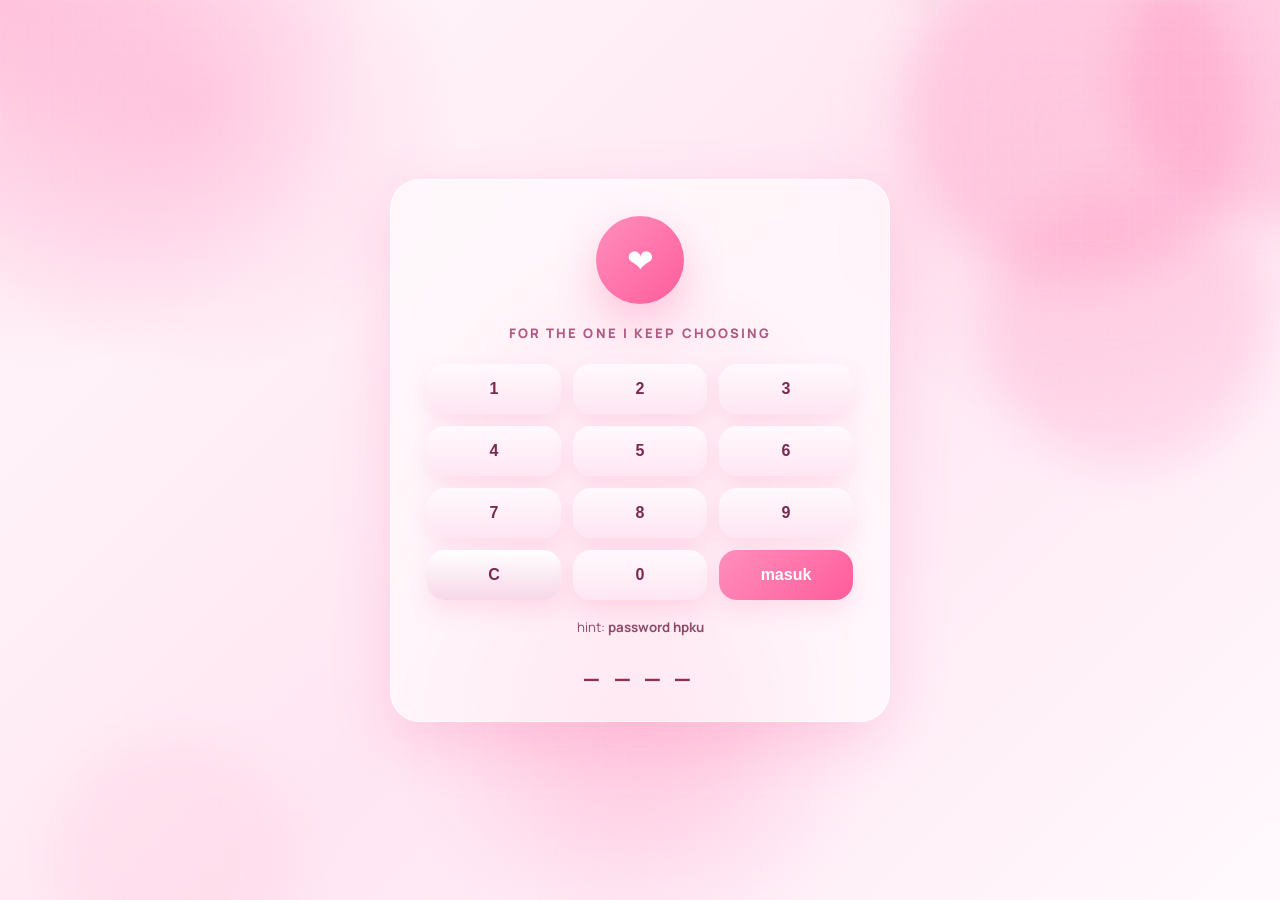
<file: index.html>
<!DOCTYPE html>
<html lang="id">

<head>
  <meta charset="UTF-8">
  <meta name="viewport" content="width=device-width, initial-scale=1.0">

  <title>Anniversary for You</title>

  <link rel="preconnect" href="https://fonts.googleapis.com">
  <link rel="preconnect" href="https://fonts.gstatic.com" crossorigin>

  <link href="https://fonts.googleapis.com/css2?family=Cormorant+Garamond:wght@500;600;700&family=Manrope:wght@400;500;700;800&display=swap" rel="stylesheet">

  <link rel="stylesheet" href="style.css">
</head>

<body>

<div class="bg-blobs">
  <div class="flower-container"></div>
  <div class="sparkle-container"></div>
  <span></span>
  <span></span>
  <span></span>
</div>


<!-- LOGIN -->

<div id="loginScreen" class="login-screen">

  <div class="glass-card login-card">

    <div class="logo-badge">❤</div>

    <p class="eyebrow center">
      for the one i keep choosing
    </p>

    <form id="loginForm">

      <div class="number-grid">

        <button type="button" class="number-btn" data-value="1">1</button>
        <button type="button" class="number-btn" data-value="2">2</button>
        <button type="button" class="number-btn" data-value="3">3</button>

        <button type="button" class="number-btn" data-value="4">4</button>
        <button type="button" class="number-btn" data-value="5">5</button>
        <button type="button" class="number-btn" data-value="6">6</button>

        <button type="button" class="number-btn" data-value="7">7</button>
        <button type="button" class="number-btn" data-value="8">8</button>
        <button type="button" class="number-btn" data-value="9">9</button>

        <button type="button" class="number-btn clear-btn" data-action="clear">C</button>
        <button type="button" class="number-btn" data-value="0">0</button>
        <button type="submit" class="number-btn submit-btn">masuk</button>

      </div>

      <input type="hidden" id="passwordInput">

    </form>

    <small class="hint">
      hint: <strong>password hpku</strong>
    </small>

    <div class="code-display" id="codeDisplay">
      _ _ _ _
    </div>

  </div>

</div>


<!-- OPENING LETTER -->

<div id="introScreen" class="intro-screen hidden">

  <div class="intro-content">

    <div id="envelope" class="envelope">

      <div class="envelope-top"></div>
      <div class="envelope-body"></div>

      <div class="letter-paper">

        <p class="eyebrow">
          one more thing...
        </p>

        <h2>
          before you enter
        </h2>

        <p>
          i made this little place with all the love i have.
          before everything starts, there's one small letter waiting for you.
        </p>

        <button id="openLetterBtn" class="letter-open-btn">
          open the letter
        </button>

      </div>

    </div>

  </div>

</div>
<!-- MAIN -->

<div id="appScreen" class="app-screen hidden">

  <audio id="bgAudio" loop preload="auto">
    <source src="bahan/Backstreet Boys - Shape Of My Heart Official HD Video.mp3" type="audio/mpeg">
  </audio>


  <!-- NAVBAR -->

  <nav class="top-nav glass-card">

    <a href="#surface">surface</a>
    <a href="#our-memories">our memories</a>
    <a href="#gallery">gallery</a>
    <a href="#the-letter">the letter</a>
    <a href="#wishes">wishes</a>
    <a href="game.html" id="gameLink">game</a>
    <a href="#" id="logoutButton">logout</a>

  </nav>


  <!-- HERO -->

  <section id="surface" class="surface-section">

    <div class="surface-copy glass-card reveal">

      <p class="eyebrow">
        happy anniversary, my love
      </p>

      <h2>
        Happy Anniversary
        <span>Amanda</span>
      </h2>

      <p class="subtitle">
        makasih ya udah milih buat tetap ada di hidup aku.
        hari ini, aku cuma mau kamu tau kalau kamu udah jadi
        the best part of my heart forever.
        makasih atas satu tahun yang udah kamu jalanin sama aku gendut.
      </p>

      <div class="hero-actions">

        <span class="mini-pill">
          shape of my heart
        </span>

        <a class="story-link" href="#our-memories">
          our memories →
        </a>

      </div>

    </div>


    <div class="surface-note glass-card reveal">

      <span class="quote-mark">
        “
      </span>

      <p>
        aku ga cuma berharap semua hal baik itu dateng terus,
        aku juga pengen kamu tau ada satu orang yang tetep sama kamu
        disaat kamu terpuruk atau lagi seneng,
        dengan segala cara yang bikin kamu senyum dan nangis.
      </p>

      <strong id="welcomeName">
        i love you, amanda
      </strong>

    </div>

  </section>


  <!-- GIFTS -->

  <section class="gift-showcase reveal">

    <div class="section-heading">

      <p class="eyebrow">
        a little surprise for you
      </p>

      <h3>
        Five small gifts, one heartfelt message
      </h3>

    </div>


    <div class="gift-grid">

      <button class="gift-card" data-gift="flower">
        <span class="gift-emoji">🌹</span>
        <span>flower</span>
        <small>for the softest part of our days</small>
      </button>


      <button class="gift-card" data-gift="doll">
        <span class="gift-emoji">🐓</span>
        <span>doll</span>
        <small>for the comfort you always bring</small>
      </button>


      <button class="gift-card" data-gift="cup">
        <span class="gift-emoji">☕</span>
        <span>cup</span>
        <small>for the slow, simple moments</small>
      </button>


      <button class="gift-card" data-gift="hirono">
        <span class="gift-emoji">🎀</span>
        <span>hirono</span>
        <small>for the little things that stay</small>
      </button>


      <button class="gift-card" data-gift="web">
        <span class="gift-emoji">🌐</span>
        <span>web</span>
        <small>for the effort behind this page</small>
      </button>

    </div>

  </section>
    <!-- MEMORIES -->

  <section id="our-memories" class="story-section reveal">

    <div class="section-heading">

      <p class="eyebrow">
        chapters from our story
      </p>

      <h3>
        A Trace of Us
      </h3>

    </div>


    <div class="timeline-list">


      <article class="timeline-item">

        <span class="timeline-number">
          01
        </span>

        <div>

          <h4>
            17-07-2025
          </h4>

          <p>
            tepat hari itu, kita memulai hubungan.
            gatau dulu kita sering malu malu ya?
            big thanks to u, karena udah buka blokir
            dan akhirnya kita sampai sejauh ini.
          </p>

        </div>

      </article>


      <article class="timeline-item">

        <span class="timeline-number">
          02
        </span>

        <div>

          <h4>
            our argument
          </h4>

          <p>
            setiap kita berantem,
            setiap ucapan yang keluar dari mulut kita,
            entah apapun,
            aku tau itu jauh dari kata benar.

            kita selalu berargumen,
            tapi tetep aja itu
            yang bikin kita makin deket
            satu sama lain kan?
          </p>

        </div>

      </article>


      <article class="timeline-item">

        <span class="timeline-number">
          03
        </span>

        <div>

          <h4>
            17-07-2026
          </h4>

          <p>
            dan sampai hari ini,
            kita jalanin hubungan selama satu tahun.

            bangkit dari kesalahan,
            belajar dari pengalaman,
            dan tetep jadi "kita".

            i don't even know how to express
            how much i love you.

            all i want you to know is that
            i love you so much.
          </p>

        </div>

      </article>


    </div>

  </section>



  <!-- GALLERY -->


  <section id="gallery" class="gallery-section reveal">

    <div class="section-heading">

      <p class="eyebrow">
        a few of my favorite shots of you
      </p>

      <h3>
        My Favorite Frames of You
      </h3>

    </div>


    <div class="gallery-grid">


      <figure class="photo-card">
        <img src="bahan/1.jpeg" alt="foto 1">

        <figcaption>
          ini foto pas kamu bingung pilih outfit ya..
          kamu selalu cantik, sayang.
        </figcaption>
      </figure>


      <figure class="photo-card">
        <img src="bahan/2.jpeg" alt="foto 2">

        <figcaption>
          kamu cantik banget disini,
          kalau kamu pake bulu ini lagi, tolong inget aku ya.
        </figcaption>
      </figure>


      <figure class="photo-card">
        <img src="bahan/3.jpeg" alt="foto 3">

        <figcaption>
          lucu banget kamu senyum kayak kelinci,
          kurangin pake sexy sexy wuuu.
          kamu punyaku
        </figcaption>
      </figure>


      <figure class="photo-card">
        <img src="bahan/4.jpeg" alt="foto 4">

        <figcaption>
          cantik banget sayang,
          nanti tatap aku kayak gini ya
          kalo kita udah ketemu.
        </figcaption>
      </figure>


      <figure class="photo-card">
        <img src="bahan/5.jpeg" alt="foto 5">

        <figcaption>
          kamu cantik pake kacamata apa aja sayang,
          aku masih gapercaya kamu pacarku huhu :(
        </figcaption>
      </figure>


      <figure class="photo-card">
        <img src="bahan/6.jpeg" alt="foto 6">

        <figcaption>
          aku pengen kita selfie berdua
          terus kamu cium cium aku.
        </figcaption>
      </figure>


      <figure class="photo-card">
        <img src="bahan/7.jpeg" alt="foto 7">

        <figcaption>
          bidadari pun kalah sama kamu sayang.
        </figcaption>
      </figure>


      <figure class="photo-card">
        <img src="bahan/8.jpeg" alt="foto 8">

        <figcaption>
          sexy banget sayang, cantik. kapan ya ciuman?
        </figcaption>
      </figure>


    </div>

  </section>
    <!-- THE LETTER -->

  <section id="the-letter" class="letter-section reveal">

    <div class="letter-card glass-card">

      <p class="eyebrow">
        open when found
      </p>

      <button id="letterTrigger" class="letter-trigger" type="button">
        Open the little note
      </button>

      <div id="typedLetter" class="typed-letter" aria-live="polite"></div>

    </div>

  </section>



  <!-- WISHES -->

  <section id="wishes" class="wishes-section reveal">

    <div class="section-heading">

      <p class="eyebrow">
        wishes for the year ahead
      </p>

      <h3>
        Prayers for What's Ahead
      </h3>

    </div>


    <div class="wishes-grid">


      <article class="wish-card glass-card">

        <h4>
          us
        </h4>

        <p>
          semoga kita setiap abis berantem selalu dikasih jalan keluar ya sayang? 
          semoga kita selalu bisa saling ngerti dan ngga pernah milih buat nyerah satu sama lain. i love you
        </p>

      </article>


      <article class="wish-card glass-card">

        <h4>
          always
        </h4>

        <p>
          semoga apapun yang terjadi nanti, 
          kita tetap jadi tempat ternyaman satu sama lain dan selalu milih buat bersama
        </p>

      </article>


      <article class="wish-card glass-card">

        <h4>
          our future
        </h4>

        <p>
          semoga kedepannya kita selalu diberi kebahagiaan, dipermudah dalam setiap langkah, 
          dan selalu punya alasan untuk tetep bersama. i hope we grow together
        </p>

      </article>


      <article class="wish-card glass-card">

        <h4>
          thank you
        </h4>

        <p>
          terima kasih udah hadir dan jadi bagian terbaik dalam hidup aku, 
          semoga aku juga bisa terus menjadi seseorang yang buat kamu bahagia dan ga merasa sendirian
        </p>

      </article>


      <article class="wish-card glass-card">

        <h4>
          our love
        </h4>

        <p>
          semoga rasa sayang kita selalu tumbuh tiap hari, 
          semoga kita ngga pernah lupa alasan kenapa kita memilih satu sama lain.
        </p>

      </article>


      <article class="wish-card glass-card">

        <h4>
          anniversary
        </h4>

        <p>
          semoga hari ini bukan cuma tentang bertambahnya waktu, 
          tapi tentang gimana kita terus belajar mencintai dan menjaga satu sama lain
        </p>

      </article>


    </div>

  </section>



  <!-- FOOTER -->

  <footer class="footer-signoff reveal">

    <div class="glass-card footer-card">

      <p class="eyebrow">
        happy anniversary, babe
      </p>

      <h3>
        thank you for still being my home, the one i always wanna come back to.
      </h3>

    </div>

  </footer>


</div>



<!-- FLOATING HEART -->

<div class="floating-hearts"></div>



<!-- GIFT MODAL -->

<div id="giftModal" class="gift-modal hidden" aria-hidden="true">

  <div class="gift-modal-card glass-card">

    <button id="giftBackButton" class="back-link" type="button">
      ← kembali
    </button>


    <div class="gift-modal-content">


      <div class="gift-modal-head">

        <div id="giftModalEmoji" class="gift-modal-emoji">
          🌹
        </div>


        <div>

          <p class="eyebrow">
            a little surprise
          </p>

          <h3 id="giftModalTitle">
            flower
          </h3>

        </div>

      </div>


      <p id="giftModalMessage" class="gift-modal-message"></p>


      <div id="giftModalPhotoGrid" class="gift-photo-grid"></div>


    </div>

  </div>

</div>



<!-- GALLERY VIEWER -->

<div id="galleryViewer" class="gallery-viewer hidden">

    <div class="gallery-popup">

        <button id="galleryClose">✕</button>

        <p id="galleryText"></p>

    </div>

</div>


<script src="script.js"></script>

</body>

</html>
</file>
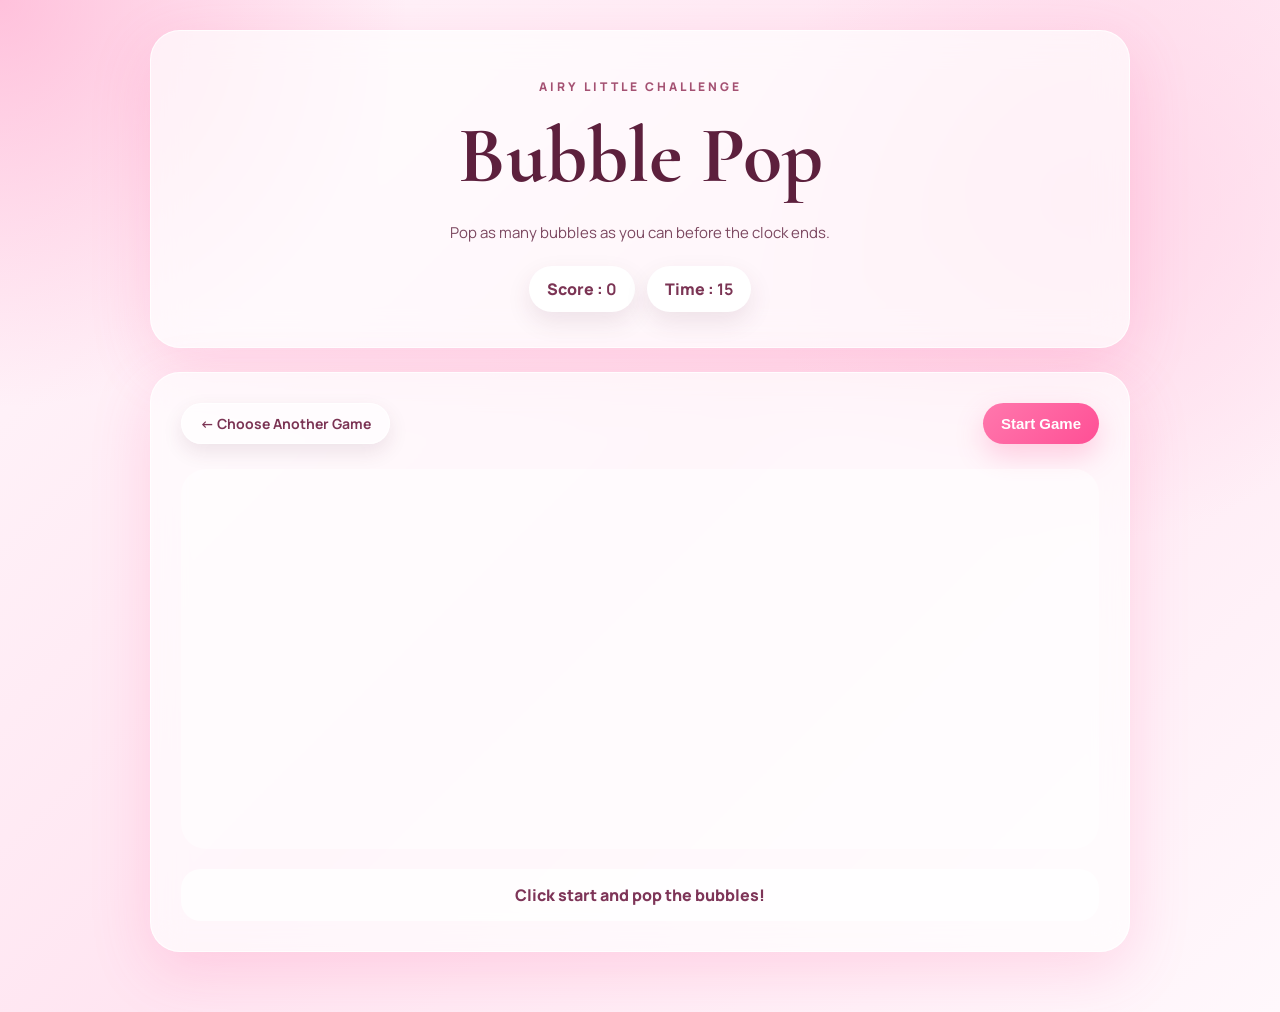
<file: game-bubble.html>
<!DOCTYPE html>
<html lang="id">
<head>
<meta charset="UTF-8">
<meta name="viewport" content="width=device-width, initial-scale=1.0">

<title>Bubble Pop</title>

<link rel="preconnect" href="https://fonts.googleapis.com">
<link rel="preconnect" href="https://fonts.gstatic.com" crossorigin>

<link href="https://fonts.googleapis.com/css2?family=Cormorant+Garamond:wght@500;600;700&family=Manrope:wght@400;500;700;800&display=swap" rel="stylesheet">

<link rel="stylesheet" href="falling-effect.css">
<link rel="stylesheet" href="game-bubble.css">
</head>


<body class="page-body game-page-body">
<audio id="gameAudio" loop preload="auto">
    <source src="bahan/The night we met.mp3" type="audio/mpeg">
</audio>


<main class="game-shell">


<section class="game-hero glass-card">

<p class="eyebrow">
airy little challenge
</p>

<h1>
Bubble Pop
</h1>

<p class="game-subtitle">
Pop as many bubbles as you can before the clock ends.
</p>


<div class="game-meta">

<div class="meta-chip">
Score :
<strong id="bubbleScore">0</strong>
</div>

<div class="meta-chip">
Time :
<strong id="bubbleTime">15</strong>
</div>

</div>

</section>



<section class="game-card glass-card">


<div class="game-topbar">

<a href="game.html" class="back-link">
← Choose Another Game
</a>


<button id="startBubble" class="letter-trigger">
Start Game
</button>

</div>



<div id="bubbleField" class="bubble-field"></div>



<div id="bubbleMessage" class="game-message">
Click start and pop the bubbles!
</div>


</section>


</main>



<script src="falling-effect.js"></script>
<script src="game-bubble.js"></script>

</body>
</html>
</file>
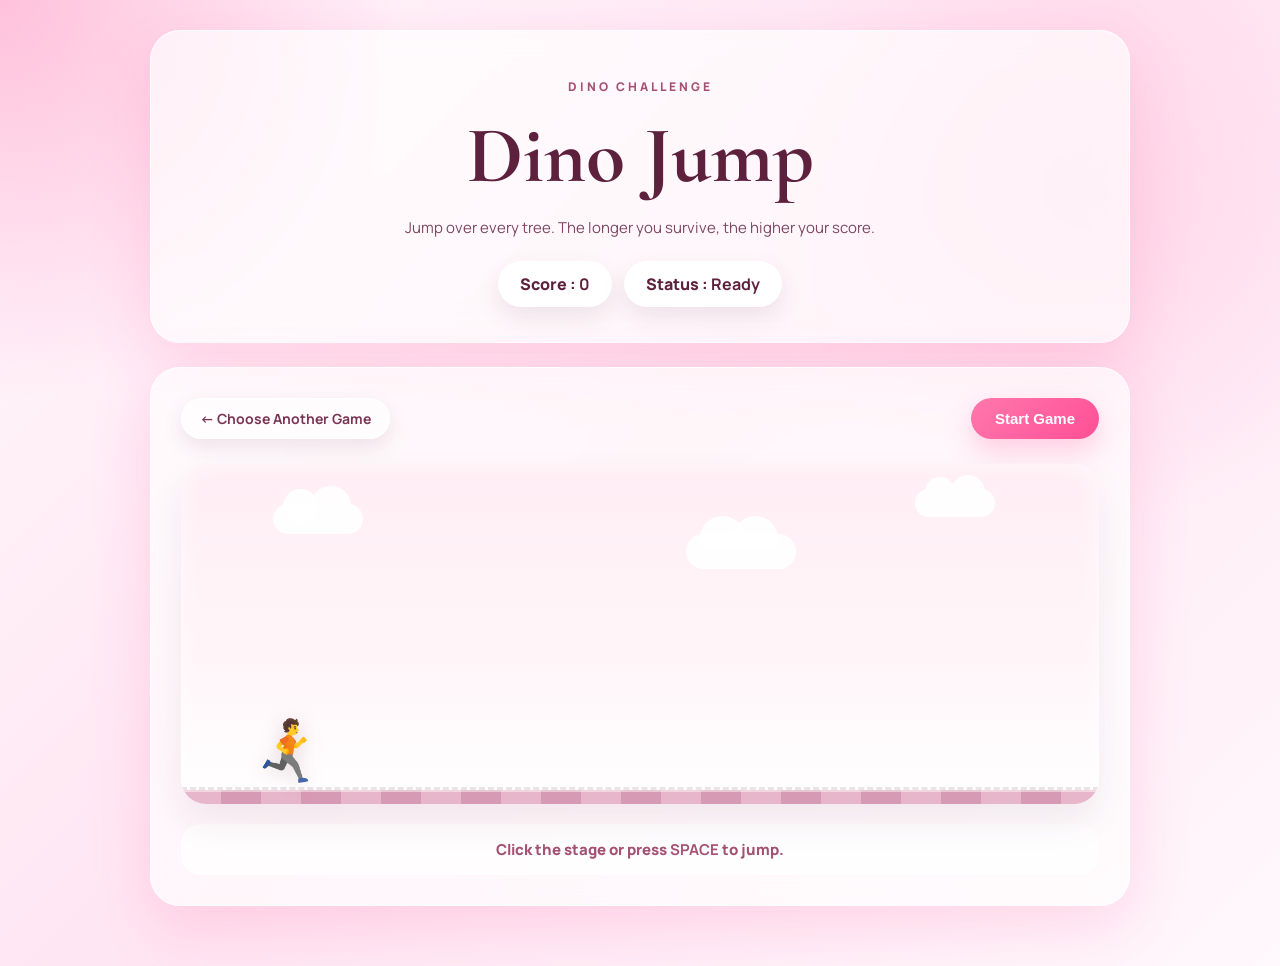
<file: game-dino.html>
<!DOCTYPE html>
<html lang="id">

<head>
    <meta charset="UTF-8">
    <meta name="viewport" content="width=device-width, initial-scale=1.0">
    <title>Dino Jump</title>

    <link rel="preconnect" href="https://fonts.googleapis.com">
    <link rel="preconnect" href="https://fonts.gstatic.com" crossorigin>

    <link href="https://fonts.googleapis.com/css2?family=Cormorant+Garamond:wght@500;600;700&family=Manrope:wght@400;500;700;800&display=swap" rel="stylesheet">
<link rel="stylesheet" href="falling-effect.css">
<link rel="stylesheet" href="game-dino.css">
</head>

<body class="page-body game-page-body">
<div class="flower-container"></div>
<div class="floating-hearts"></div>
<audio id="gameAudio" loop preload="auto">
    <source src="bahan/Backstreet Boys - Shape Of My Heart Official HD Video.mp3" type="audio/mpeg">
</audio>
<main class="game-shell">

        <section class="game-hero glass-card reveal">

            <p class="eyebrow">dino challenge</p>

            <h1>Dino Jump</h1>

            <p class="game-subtitle">
                Jump over every tree. The longer you survive, the higher your score.
            </p>

            <div class="game-meta">

                <div class="meta-chip">
                    Score :
                    <strong id="dinoScore">0</strong>
                </div>

                <div class="meta-chip">
                    Status :
                    <strong id="dinoStatus">Ready</strong>
                </div>

            </div>

        </section>

        <section class="game-card glass-card reveal">

            <div class="game-topbar">

    <a href="game.html" class="back-link">
        ← Choose Another Game
    </a>

    <div class="game-buttons">

    <button
        id="startDino"
        class="letter-trigger"
        type="button">
        Start Game
    </button>




</div>

</div>

            <div id="dinoStage" class="dino-stage">

                <div class="sky"></div>

                <div class="cloud cloud1"></div>
                <div class="cloud cloud2"></div>
                <div class="cloud cloud3"></div>

                <div id="dinoRunner" class="dino-runner">
                    🏃
                </div>

                <div id="dinoTree" class="dino-tree">
                    🌲
                </div>

                <div class="ground"></div>

            </div>

            <div class="game-message">
                Click the stage or press <strong>SPACE</strong> to jump.
            </div>

        </section>

    </main>

    <script src="game-dino.js"></script>

<script src="falling-effect.js"></script>
<script src="game-dino.js"></script>

</body>
</html>
</file>
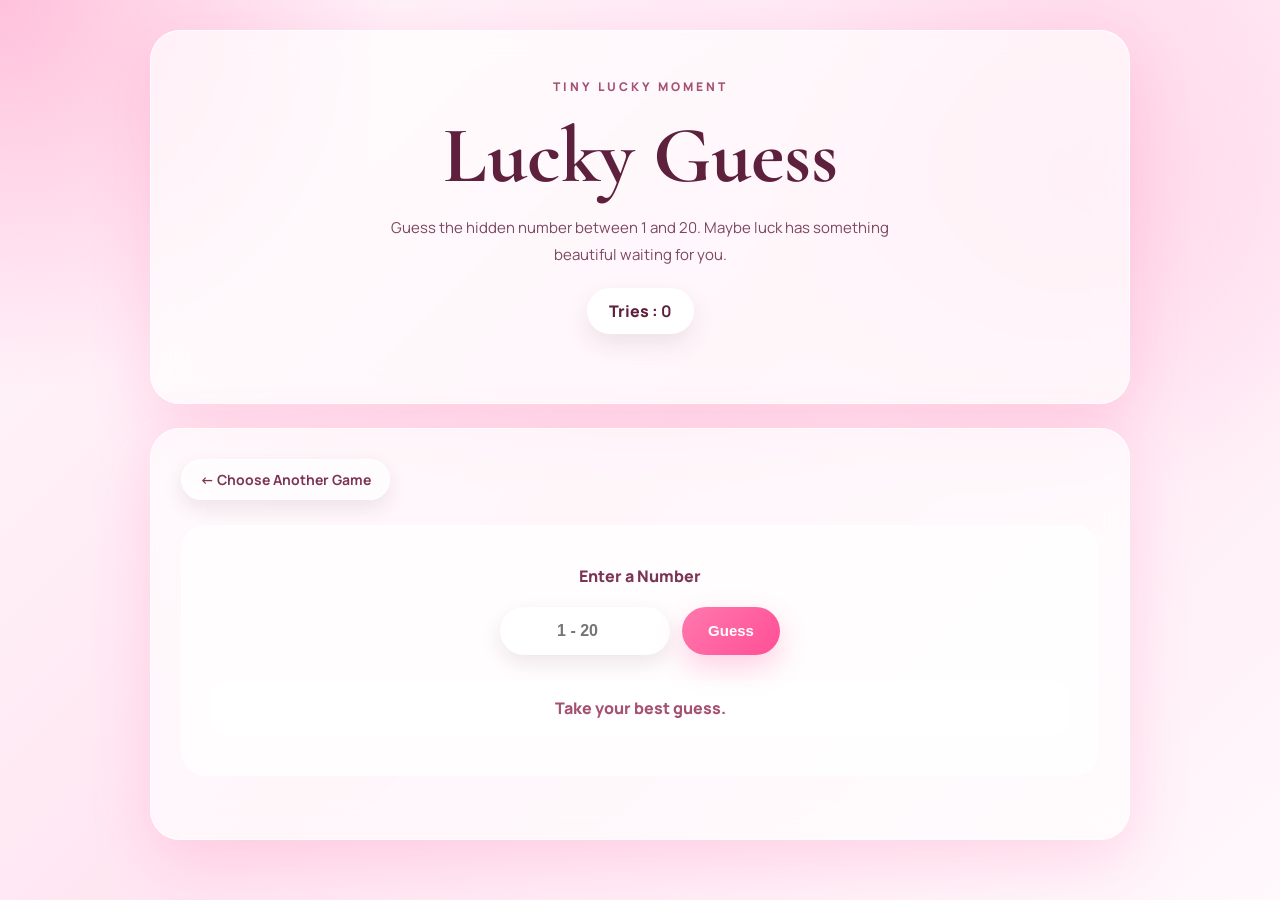
<file: game-guess.html>
<!DOCTYPE html>
<html lang="id">
<head>
<meta charset="UTF-8">
<meta name="viewport" content="width=device-width,initial-scale=1.0">

<title>Lucky Guess</title>

<link rel="preconnect" href="https://fonts.googleapis.com">
<link rel="preconnect" href="https://fonts.gstatic.com" crossorigin>

<link href="https://fonts.googleapis.com/css2?family=Cormorant+Garamond:wght@500;600;700&family=Manrope:wght@400;500;700;800&display=swap" rel="stylesheet">

<link rel="stylesheet" href="falling-effect.css">
<link rel="stylesheet" href="game-guess.css">

</head>

<body class="page-body game-page-body">


<div class="falling-container"></div>


<audio id="gameAudio" loop preload="auto">
    <source src="bahan/Merry Christmas.mp3" type="audio/mpeg">
</audio>


<main class="game-shell">

<section class="game-hero glass-card">

<p class="eyebrow">
tiny lucky moment
</p>

<h1>
Lucky Guess
</h1>

<p class="game-subtitle">
Guess the hidden number between 1 and 20. Maybe luck has something beautiful waiting for you.
</p>


<div class="game-meta">

<div class="meta-chip">
Tries :
<strong id="guessTries">0</strong>
</div>

</div>

</section>


<section class="game-card glass-card">

<div class="game-topbar">

<a href="game.html" class="back-link">
← Choose Another Game
</a>

</div>


<div class="guess-panel">

<label class="guess-label">
Enter a Number
</label>


<div class="guess-row">

<input
id="guessInput"
class="guess-input"
type="number"
min="1"
max="20"
placeholder="1 - 20">


<button
id="guessButton"
class="letter-trigger"
type="button">
Guess
</button>

</div>


<div id="guessMessage" class="game-message">
Take your best guess.
</div>


</div>

</section>

</main>


<div id="endingOverlay" class="ending-overlay">

<div class="ending-card">

<h2>
For You
</h2>

<p id="endingText"></p>


<button
id="continueBtn"
class="letter-trigger"
onclick="location.href='game.html'">

Continue

</button>


</div>

</div>


<script src="falling-effect.js"></script>
<script src="game-guess.js"></script>


</body>
</html>
</file>
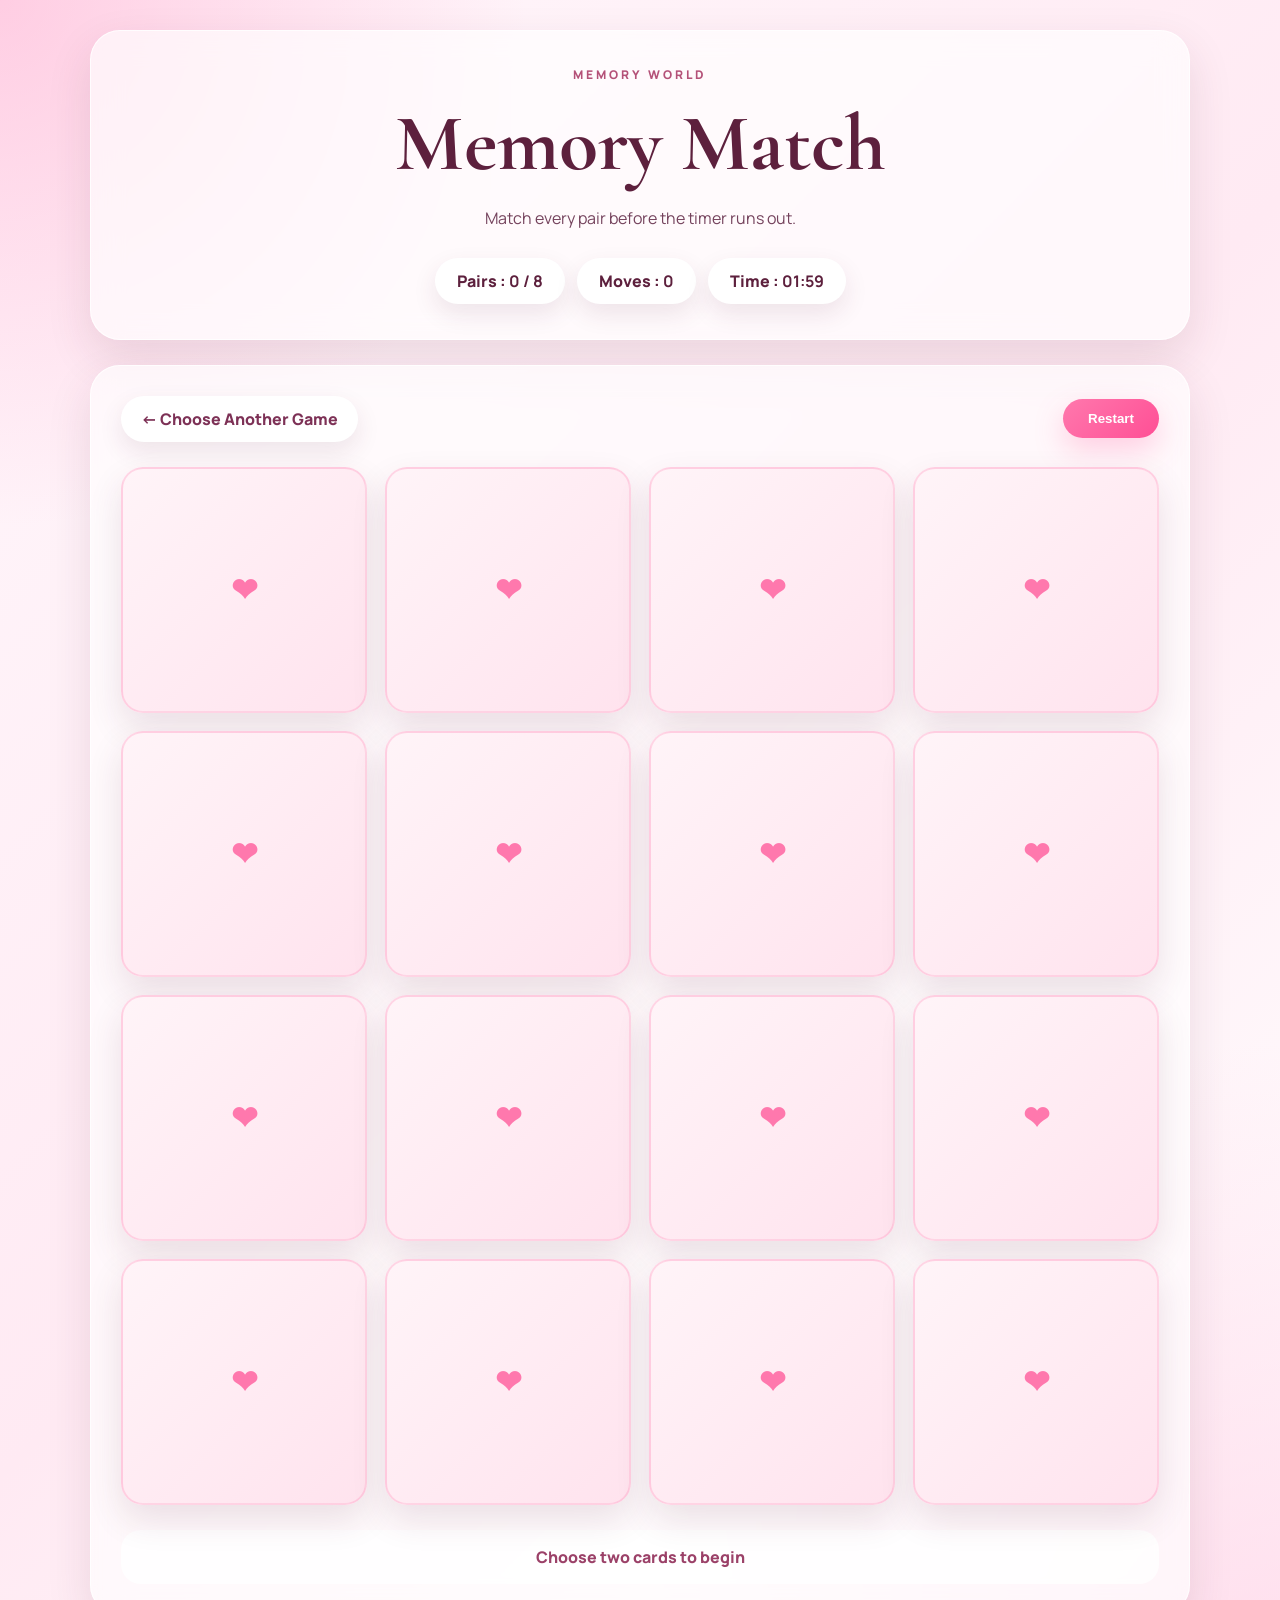
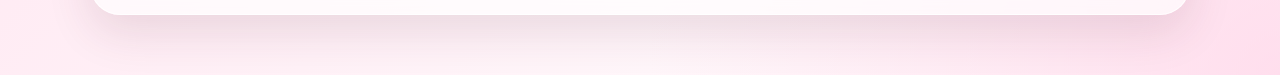
<file: game-memory.html>
<!DOCTYPE html>
<html lang="id">
<head>
<meta charset="UTF-8">
<meta name="viewport" content="width=device-width, initial-scale=1.0">
<title>Memory Match</title>
<link rel="preconnect" href="https://fonts.googleapis.com">
<link rel="preconnect" href="https://fonts.gstatic.com" crossorigin>
<link href="https://fonts.googleapis.com/css2?family=Cormorant+Garamond:wght@500;600;700&family=Manrope:wght@400;500;700;800&display=swap" rel="stylesheet">
<link rel="stylesheet" href="falling-effect.css">
<link rel="stylesheet" href="game-memory.css">
</head>
<body class="page-body game-page-body memory-page">
<div id="winPopup" class="win-popup">
    <div class="win-box">
        <p id="winText"></p>
        <button onclick="closeWinPopup()">
            Continue 💗
        </button>
    </div>
</div>


<audio id="gameAudio" loop preload="auto">

    <source src="bahan/Backstreet Boys - Shape Of My Heart Official HD Video.mp3" type="audio/mpeg">

</audio>



<main class="game-shell">


<section class="game-hero glass-card reveal">

    <p class="eyebrow">
        memory world
    </p>


    <h1>
        Memory Match
    </h1>


    <p class="game-subtitle">
        Match every pair before the timer runs out.
    </p>


    <div class="game-meta">


        <div class="meta-chip">
            Pairs :
            <strong id="pairCount">
                0 / 8
            </strong>
        </div>


        <div class="meta-chip">
            Moves :
            <strong id="moveCount">
                0
            </strong>
        </div>


        <div class="meta-chip">
            Time :
            <strong id="timeCount">
                02:00
            </strong>
        </div>


    </div>


</section>



<section class="game-card glass-card reveal">


<div class="game-topbar">


<a class="back-link" href="game.html">
    ← Choose Another Game
</a>



<button id="restartGame" class="letter-trigger" type="button">

    Restart

</button>


</div>



<div id="memoryGrid" class="memory-grid"></div>



<div id="gameMessage" class="game-message">

    Find all matching cards!

</div>



</section>


</main>



<script src="game-memory.js"></script>
<script src="falling-effect.js"></script>


</body>
</html>
</file>
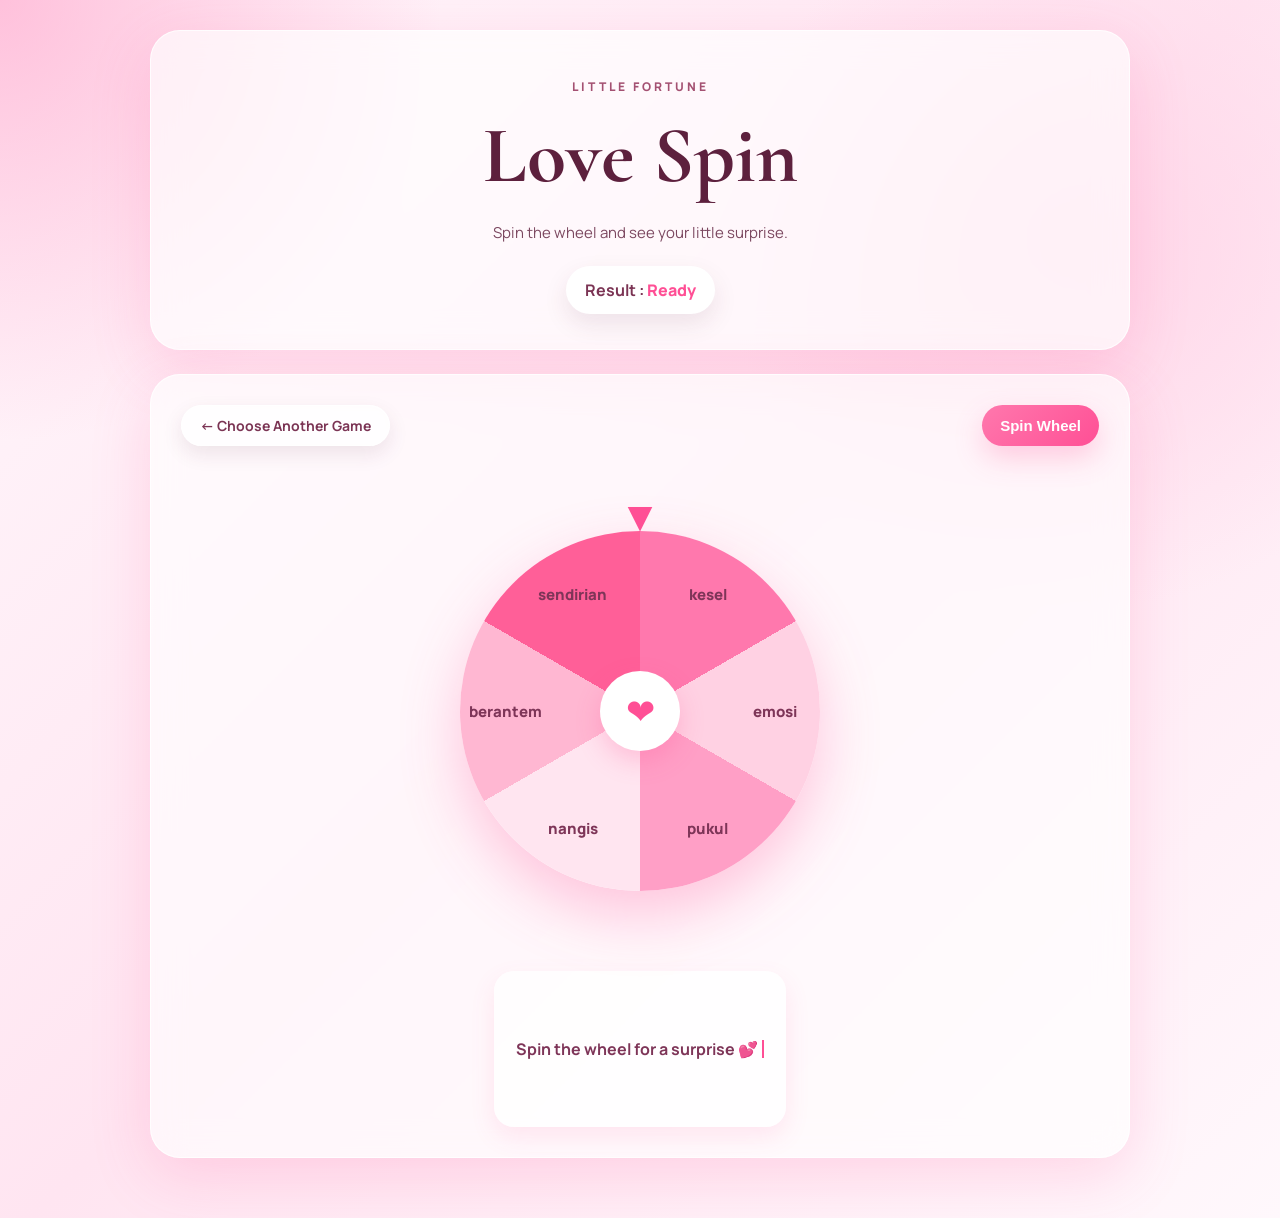
<file: game-spin.html>
<!DOCTYPE html>
<html lang="id">
<head>
<meta charset="UTF-8">
<meta name="viewport" content="width=device-width, initial-scale=1.0">
<title>Love Spin</title>

<link rel="preconnect" href="https://fonts.googleapis.com">
<link rel="preconnect" href="https://fonts.gstatic.com" crossorigin>

<link href="https://fonts.googleapis.com/css2?family=Cormorant+Garamond:wght@500;600;700&family=Manrope:wght@400;500;700;800&display=swap" rel="stylesheet">

<link rel="stylesheet" href="falling-effect.css">
<link rel="stylesheet" href="game-spin.css">
</head>

<body class="page-body game-page-body">

<div class="flower-container"></div>
<div class="floating-hearts"></div>

<div id="resultPopup" class="popup">
    <div class="popup-card">
        <h2 id="popupTitle"></h2>
        <p id="popupText"></p>
        <button id="closePopup">Close</button>
    </div>
</div>

<audio id="gameAudio" loop preload="auto">
    <source src="bahan/LANY - You!.mp3" type="audio/mpeg">
</audio>

<main class="game-shell">

<section class="game-hero glass-card reveal">

<p class="eyebrow">
little fortune
</p>

<h1>
Love Spin
</h1>

<p class="game-subtitle">
Spin the wheel and see your little surprise.
</p>

<div class="game-meta">

<div class="meta-chip">
Result :
<strong id="spinResult">Ready</strong>
</div>

</div>

</section>


<section class="game-card glass-card reveal">

<div class="game-topbar">

<a class="back-link" href="game.html">
← Choose Another Game
</a>

<button id="spinButton" class="letter-trigger" type="button">
Spin Wheel
</button>

</div>


<div class="wheel-area">

<div class="pointer">
▼
</div>

<div id="wheel" class="wheel">

<div class="wheel-center">
❤
</div>

<span class="wheel-segment">kesel</span>
<span class="wheel-segment">emosi</span>
<span class="wheel-segment">pukul</span>
<span class="wheel-segment">nangis</span>
<span class="wheel-segment">berantem</span>
<span class="wheel-segment">sendirian</span>

</div>

</div>


<div id="spinMessage" class="game-message">
Spin the wheel for a surprise 💕
</div>


</section>

</main>


<script src="falling-effect.js"></script>
<script src="game-spin.js"></script>

</body>
</html>
</file>
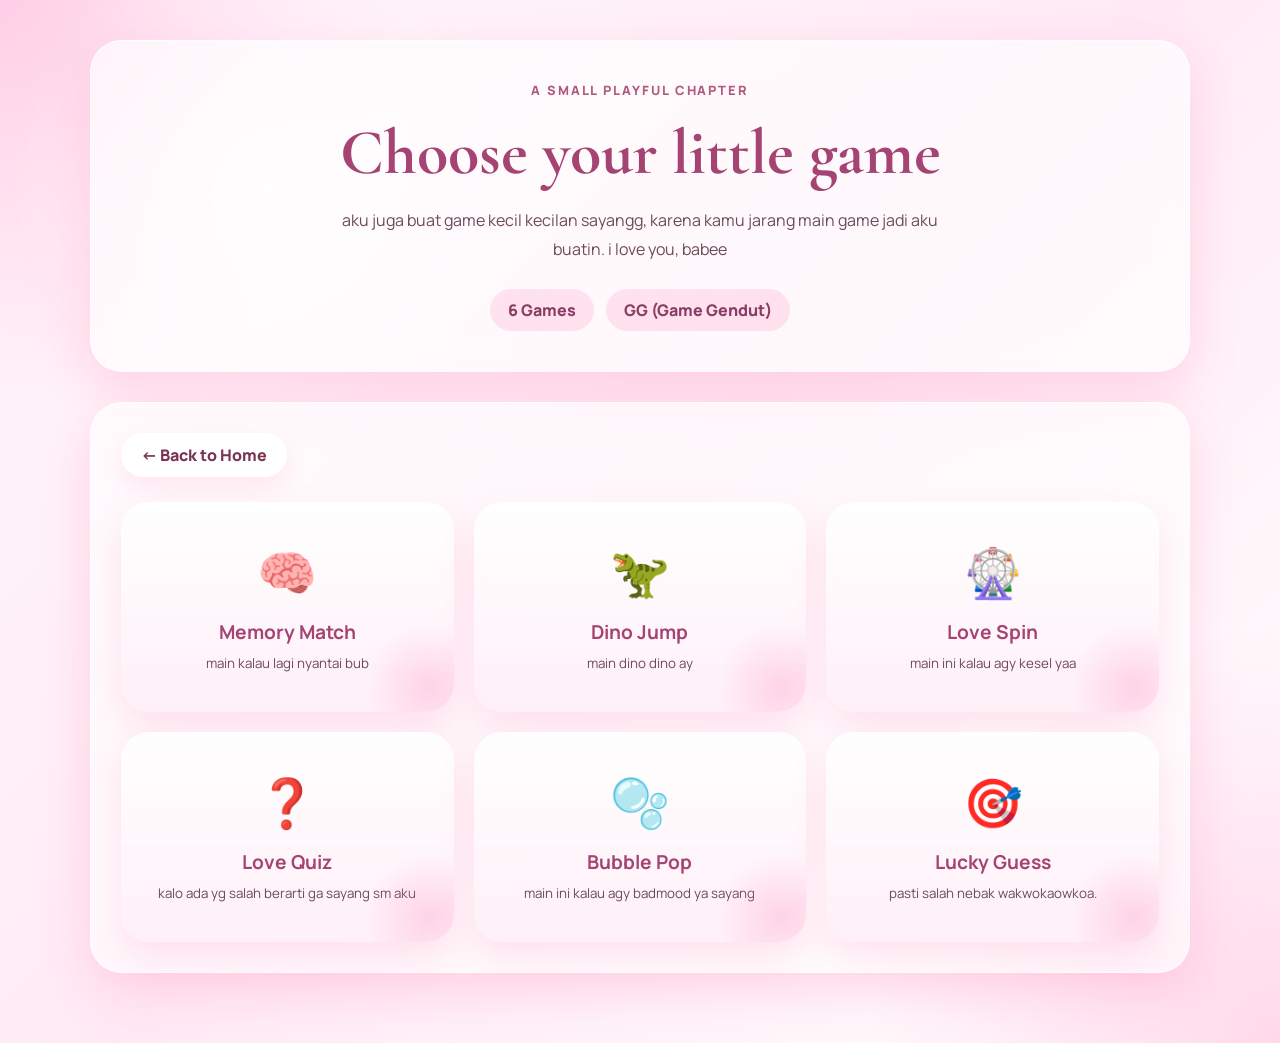
<file: game.html>
<!DOCTYPE html>
<html lang="id">
<head>
<meta charset="UTF-8">
<meta name="viewport" content="width=device-width, initial-scale=1.0">

<title>Choose a Game</title>

<link rel="preconnect" href="https://fonts.googleapis.com">
<link rel="preconnect" href="https://fonts.gstatic.com" crossorigin>

<link href="https://fonts.googleapis.com/css2?family=Cormorant+Garamond:wght@500;600;700&family=Manrope:wght@400;500;700;800&display=swap" rel="stylesheet">

<link rel="stylesheet" href="game.css">
</head>

<body class="game-page-body">

<div class="flower-container"></div>

<main class="game-shell">

<section class="game-hero glass-card reveal">
<p class="eyebrow">a small playful chapter</p>

<h1>Choose your little game</h1>

<p class="game-subtitle">
aku juga buat game kecil kecilan sayangg,
karena kamu jarang main game jadi aku buatin.
i love you, babee
</p>

<div class="game-meta">
<div class="meta-chip">6 Games</div>
<div class="meta-chip">GG (Game Gendut)</div>
</div>
</section>


<section class="game-card glass-card reveal">

<div class="game-topbar">
<a class="back-link" href="index.html">
← Back to Home
</a>
</div>


<div class="game-choice-grid">

<a class="game-choice-card" href="game-memory.html">
<span class="game-choice-emoji">🧠</span>
<strong>Memory Match</strong>
<small>main kalau lagi nyantai bub</small>
</a>

<a class="game-choice-card" href="game-dino.html">
<span class="game-choice-emoji">🦖</span>
<strong>Dino Jump</strong>
<small>main dino dino ay</small>
</a>

<a class="game-choice-card" href="game-spin.html">
<span class="game-choice-emoji">🎡</span>
<strong>Love Spin</strong>
<small>main ini kalau agy kesel yaa</small>
</a>

<a class="game-choice-card" href="game-quiz.html">
<span class="game-choice-emoji">❓</span>
<strong>Love Quiz</strong>
<small>kalo ada yg salah berarti ga sayang sm aku</small>
</a>

<a class="game-choice-card" href="game-bubble.html">
<span class="game-choice-emoji">🫧</span>
<strong>Bubble Pop</strong>
<small>main ini kalau agy badmood ya sayang</small>
</a>

<a class="game-choice-card" href="game-guess.html">
<span class="game-choice-emoji">🎯</span>
<strong>Lucky Guess</strong>
<small>pasti salah nebak wakwokaowkoa.</small>
</a>

</div>

</section>

</main>

<script src="game-selector.js"></script>

</body>
</html>
</file>
<file: style.css>
:root{
  --bg:#fff4f9;
  --pink-1:#ff8fbd;
  --pink-2:#ff5c9b;
  --pink-3:#ffc7dc;
  --white:#fff;
  --text:#4b2637;
  --heading:#8f3f63;
  --soft-text:#6d4a5b;
  --glass:rgba(255,255,255,.58);
  --shadow:0 18px 60px rgba(255,79,149,.18);
  --transition:.28s cubic-bezier(.4,0,.2,1);
}

*{
  margin:0;
  padding:0;
  box-sizing:border-box;
}

html{
  scroll-behavior:smooth;
}

body{
  min-height:100vh;
  overflow-x:hidden;
  position:relative;
  font-family:'Manrope',sans-serif;
  color:var(--text);
  background:
    radial-gradient(circle at top left,rgba(255,126,180,.42),transparent 24%),
    radial-gradient(circle at 85% 20%,rgba(255,210,230,.85),transparent 20%),
    radial-gradient(circle at 50% 80%,rgba(255,160,200,.26),transparent 22%),
    linear-gradient(135deg,#fffafc 0%,#ffe6f2 52%,#fff9fd 100%);
}

body::before{
  content:"";
  position:fixed;
  inset:0;
  pointer-events:none;
  background:
    radial-gradient(circle at 15% 12%,rgba(255,132,189,.28),transparent 20%),
    radial-gradient(circle at 85% 15%,rgba(255,225,236,.78),transparent 22%),
    radial-gradient(circle at 50% 80%,rgba(255,172,210,.30),transparent 26%);
  animation:shimmer 14s linear infinite alternate;
}

body::after{
  content:"";
  position:fixed;
  inset:0;
  pointer-events:none;
  background-image:
    linear-gradient(rgba(255,255,255,.3) 1px,transparent 1px),
    linear-gradient(90deg,rgba(255,255,255,.3) 1px,transparent 1px);
  background-size:24px 24px;
  opacity:.14;
  animation:gridShift 20s linear infinite;
}

.hidden{
  display:none!important;
}

a{
  color:inherit;
  text-decoration:none;
}

section[id]{
  scroll-margin-top:110px;
}

h1,h2,h3{
  font-family:'Cormorant Garamond',serif;
}

.glass-card{
  background:var(--glass);
  border:1px solid rgba(255,255,255,.8);
  backdrop-filter:blur(16px);
  -webkit-backdrop-filter:blur(16px);
  box-shadow:var(--shadow);
}
.bg-blobs{
  position:fixed;
  inset:0;
  pointer-events:none;
  z-index:0;
}

.bg-blobs span{
  position:absolute;
  border-radius:50%;
  filter:blur(22px);
  opacity:.52;
}

.bg-blobs span:nth-child(1){
  width:280px;
  height:280px;
  top:-60px;
  left:-40px;
  background:rgba(255,130,182,.36);
  animation:floatOrb 11s ease-in-out infinite;
}

.bg-blobs span:nth-child(2){
  width:340px;
  height:340px;
  right:-70px;
  bottom:20px;
  background:rgba(255,90,157,.2);
  animation:floatOrb 15s ease-in-out infinite reverse;
}

.bg-blobs span:nth-child(3){
  width:240px;
  height:240px;
  left:40%;
  bottom:8%;
  background:rgba(255,205,225,.6);
  animation:floatOrb 13s ease-in-out infinite;
}

.login-screen,
.app-screen{
  position:relative;
  z-index:2;
}


/* LOGIN */

.login-screen{
  min-height:100vh;
  display:grid;
  place-items:center;
  padding:30px;
}

.login-card{
  width:min(100%,500px);
  padding:36px;
  border-radius:30px;
  text-align:center;
  animation:fadeUp .9s ease forwards;
}

.logo-badge{
  width:88px;
  height:88px;
  margin:0 auto 20px;
  border-radius:50%;
  display:grid;
  place-items:center;
  font-size:2rem;
  color:#fff;
  background:linear-gradient(135deg,var(--pink-1),var(--pink-2));
  box-shadow:0 16px 45px rgba(255,79,149,.3);
}

.eyebrow{
  font-size:.82rem;
  font-weight:800;
  letter-spacing:.16em;
  text-transform:uppercase;
  color:#ad5a81;
}

.center{
  text-align:center;
}

.login-card h1{
  margin:12px 0;
  font-size:3.2rem;
  line-height:.95;
  color:var(--heading);
}

.subtitle{
  max-width:680px;
  line-height:1.8;
  color:#72415b;
}


/* NUMBER CODE */

.number-grid{
  display:grid;
  grid-template-columns:repeat(3,1fr);
  gap:12px;
  margin-top:22px;
}

.number-btn{
  border:none;
  outline:none;
  cursor:pointer;
  padding:16px;
  border-radius:18px;
  font-size:1rem;
  font-weight:800;
  color:#7a284f;
  background:linear-gradient(180deg,#fff9fd,#ffe6f2);
  box-shadow:0 10px 24px rgba(255,79,149,.14);
  transition:var(--transition);
}

.number-btn:hover{
  transform:translateY(-3px);
  box-shadow:0 16px 32px rgba(255,79,149,.18);
}

.number-btn:active{
  transform:scale(.96);
}

.submit-btn{
  color:#fff;
  background:linear-gradient(135deg,var(--pink-1),var(--pink-2));
}

.clear-btn{
  background:linear-gradient(180deg,#fff,#f8d7e7);
}

.code-display{
  margin-top:18px;
  font-size:1.4rem;
  font-weight:900;
  letter-spacing:.35rem;
  color:#8a3157;
}

.hint{
  display:block;
  margin-top:18px;
  color:#8d4966;
}


/* APP NAVIGATION */

.app-screen{
  padding:22px 20px 70px;
}

.top-nav{
  position:sticky;
  top:16px;
  z-index:20;
  max-width:1180px;
  margin:0 auto 24px;
  padding:12px;
  display:flex;
  justify-content:center;
  flex-wrap:wrap;
  gap:8px;
  border-radius:999px;
  background:rgba(255,255,255,.64);
  border:1px solid rgba(255,255,255,.84);
  backdrop-filter:blur(14px);
  box-shadow:0 14px 36px rgba(255,79,149,.18);
}

.top-nav a{
  padding:10px 16px;
  border-radius:999px;
  font-size:.86rem;
  font-weight:800;
  color:#7e3655;
  transition:var(--transition);
}

.top-nav a:hover{
  background:#fff;
  color:var(--heading);
  transform:translateY(-2px);
}

.top-nav #logoutButton{
  color:#ff5c8a;
}

.top-nav #logoutButton:hover{
  color:#ff2f6c;
}
/* HERO */

.surface-section{
  max-width:1180px;
  margin:0 auto 34px;
  display:grid;
  grid-template-columns:1.15fr .85fr;
  gap:24px;
}

.surface-copy,
.surface-note{
  border-radius:30px;
}

.surface-copy{
  position:relative;
  overflow:hidden;
  padding:36px;
  background:linear-gradient(160deg,rgba(255,255,255,.9),rgba(255,236,247,.96));
  box-shadow:0 20px 48px rgba(255,79,149,.13);
}

.surface-copy::before{
  content:"";
  position:absolute;
  right:-70px;
  bottom:-70px;
  width:210px;
  height:210px;
  border-radius:50%;
  background:radial-gradient(circle,rgba(255,120,173,.24),transparent 70%);
}

.surface-copy::after{
  content:"";
  position:absolute;
  inset:12px;
  border-radius:24px;
  border:1px solid rgba(255,190,218,.65);
  pointer-events:none;
}

.surface-copy h2{
  margin:12px 0;
  font-size:clamp(2.7rem,5vw,4.8rem);
  line-height:1.02;
  color:#bb3b72;
}

.surface-copy .subtitle{
  max-width:680px;
  font-size:1.03rem;
  line-height:1.85;
  color:var(--soft-text);
}

.hero-actions{
  display:flex;
  flex-wrap:wrap;
  gap:12px;
  margin-top:24px;
}

.mini-pill,
.story-link{
  display:inline-flex;
  align-items:center;
  justify-content:center;
  padding:11px 16px;
  border-radius:999px;
  font-size:.9rem;
  font-weight:800;
  transition:var(--transition);
}

.mini-pill{
  color:#7d3156;
  border:1px solid rgba(255,120,173,.35);
  background:linear-gradient(135deg,rgba(255,120,173,.16),rgba(255,79,149,.1));
}

.story-link{
  color:#7d3156;
  background:#fff;
  border:1px solid rgba(255,255,255,.92);
  box-shadow:0 10px 24px rgba(255,79,149,.12);
}

.story-link:hover,
.mini-pill:hover{
  transform:translateY(-3px);
  box-shadow:0 16px 34px rgba(255,79,149,.18);
}


/* HERO NOTE */

.surface-note{
  position:relative;
  padding:32px;
  background:linear-gradient(160deg,rgba(255,255,255,.84),rgba(255,231,243,.95));
  box-shadow:0 20px 48px rgba(255,79,149,.13);
}

.quote-mark{
  position:absolute;
  top:-10px;
  left:16px;
  font-size:5.6rem;
  line-height:1;
  font-family:'Cormorant Garamond',serif;
  color:rgba(255,79,149,.22);
}

.surface-note p{
  margin:50px 0 16px;
  line-height:1.9;
  font-weight:700;
}

#welcomeName{
  color:var(--heading);
  font-size:1.05rem;
}


/* SECTION TITLE */

.section-heading{
  margin-bottom:20px;
}

.section-heading h3,
.footer-card h3{
  margin-top:8px;
  color:var(--heading);
  font-size:2rem;
}


/* GIFT */

.gift-showcase{
  max-width:1180px;
  margin:0 auto 34px;
  padding:28px;
  border-radius:30px;
  background:linear-gradient(180deg,rgba(255,255,255,.42),rgba(255,246,251,.84));
  box-shadow:0 18px 42px rgba(255,79,149,.12);
}

.gift-grid{
  display:grid;
  grid-template-columns:repeat(5,1fr);
  gap:18px;
}

.gift-card{
  position:relative;
  overflow:hidden;
  isolation:isolate;
  display:flex;
  flex-direction:column;
  align-items:center;
  justify-content:center;
  gap:10px;
  min-height:170px;
  padding:24px 18px;
  border:none;
  border-radius:24px;
  cursor:pointer;
  background:linear-gradient(180deg,rgba(255,255,255,.88),rgba(255,244,250,.98));
  color:#7d3156;
  box-shadow:0 16px 36px rgba(255,79,149,.16);
  transition:var(--transition);
}

.gift-card::before{
  content:"";
  position:absolute;
  right:-35px;
  bottom:-35px;
  width:120px;
  height:120px;
  border-radius:50%;
  background:radial-gradient(circle,rgba(255,120,173,.18),transparent 70%);
}

.gift-card::after{
  content:"";
  position:absolute;
  left:0;
  top:0;
  width:100%;
  height:3px;
  background:linear-gradient(90deg,transparent,rgba(255,79,149,.7),transparent);
}

.gift-card:hover{
  transform:translateY(-6px) scale(1.02);
  box-shadow:0 22px 46px rgba(255,79,149,.22);
}

.gift-emoji{
  font-size:2.2rem;
}

.gift-card span:nth-child(2){
  font-size:1.05rem;
  font-weight:800;
}

.gift-card small{
  text-align:center;
  font-size:.78rem;
  line-height:1.55;
  color:#87526a;
}
/* GIFT MODAL */

.gift-modal{
    position:fixed;
    inset:0;
    z-index:9999;

    overflow-y:auto;
    -webkit-overflow-scrolling:touch;

    padding:20px;

    background:rgba(71,18,43,.55);
    backdrop-filter:blur(10px);
}

.gift-modal.hidden{
    display:none;
}

.gift-modal-card{

    width:min(760px,100%);
    margin:30px auto;

    padding:28px;
    border-radius:30px;

    background:linear-gradient(
        165deg,
        rgba(255,255,255,.88),
        rgba(255,240,247,.96)
    );

    animation:modalReveal .45s ease;
}

.gift-modal-content{
    display:grid;
    gap:22px;
}

.gift-modal-head{
    display:flex;
    align-items:center;
    gap:18px;
}

.gift-modal-emoji{
    width:74px;
    height:74px;
    display:grid;
    place-items:center;
    border-radius:22px;
    font-size:2rem;
    background:linear-gradient(
        135deg,
        rgba(255,120,173,.28),
        rgba(255,79,149,.18)
    );
}

.gift-photo-grid{
    display:grid;
    grid-template-columns:repeat(auto-fit,minmax(220px,1fr));
    gap:16px;
}

.gift-photo-grid img{
    width:100%;
    height:270px;
    object-fit:cover;
    border-radius:22px;
}

.back-link{
  display:inline-flex;
  align-items:center;
  width:max-content;
  padding:10px 18px;
  margin-bottom:20px;
  border:none;
  border-radius:999px;
  cursor:pointer;
  background:rgba(255,255,255,.75);
  color:#7b3454;
  font-weight:700;
  box-shadow:0 10px 24px rgba(255,79,149,.12);
  transition:var(--transition);
}

.back-link:hover{
  background:#ffdce9;
  transform:translateY(-2px);
}


/* TIMELINE */

.story-section{
  max-width:1180px;
  margin:0 auto 34px;
}

.timeline-list{
  display:grid;
  gap:16px;
}

.timeline-item{
  position:relative;
  overflow:hidden;
  display:grid;
  grid-template-columns:76px 1fr;
  gap:16px;
  padding:22px;
  border-radius:24px;
  background:linear-gradient(180deg,rgba(255,255,255,.72),rgba(255,244,250,.9));
  border:1px solid rgba(255,255,255,.88);
  box-shadow:0 16px 40px rgba(255,79,149,.12);
  transition:var(--transition);
}

.timeline-item:nth-child(even){
  transform:translateX(18px);
}

.timeline-item:hover{
  transform:translateY(-5px);
  box-shadow:0 24px 48px rgba(255,79,149,.18);
}

.timeline-item:nth-child(even):hover{
  transform:translateX(18px) translateY(-5px);
}

.timeline-item::before{
  content:"";
  position:absolute;
  left:-30px;
  bottom:-30px;
  width:120px;
  height:120px;
  border-radius:50%;
  background:radial-gradient(circle,rgba(255,120,173,.18),transparent 70%);
}

.timeline-number{
  width:64px;
  height:64px;
  display:grid;
  place-items:center;
  border-radius:18px;
  background:linear-gradient(135deg,var(--pink-1),var(--pink-2));
  color:#fff;
  font-weight:800;
}

.timeline-item h4{
  margin:0 0 6px;
  color:#7e3558;
  font-size:1.1rem;
}

.timeline-item p{
  margin:0;
  line-height:1.75;
}


/* GALLERY */

.gallery-section{
  max-width:1180px;
  margin:0 auto 34px;
}

.gallery-grid{
  display:grid;
  grid-template-columns:repeat(4,1fr);
  gap:18px;
}

.photo-card{
  position:relative;
  overflow:hidden;
  margin:0;
  padding:12px;
  border-radius:24px;
  background:linear-gradient(180deg,rgba(255,255,255,.74),rgba(255,242,248,.9));
  box-shadow:0 18px 42px rgba(255,79,149,.12);
  transition:var(--transition);
}

.photo-card:hover{
  transform:translateY(-6px);
  box-shadow:0 24px 48px rgba(255,79,149,.18);
}

.photo-card img{
  width:100%;
  height:270px;
  display:block;
  object-fit:cover;
  border-radius:18px;
  transition:var(--transition);
}

.photo-card:hover img{
  transform:scale(1.05);
}

.photo-card figcaption{
  position:absolute;
  left:12px;
  right:12px;
  bottom:12px;
  padding:12px 14px;
  border-radius:14px;
  background:linear-gradient(180deg,rgba(71,18,43,.05),rgba(71,18,43,.82));
  backdrop-filter:blur(10px);
  color:#fff;
  font-size:.88rem;
  line-height:1.6;
  transform:translateY(120%);
  opacity:0;
  transition:var(--transition);
}

.photo-card:hover figcaption{
  transform:translateY(0);
  opacity:1;
}
.photo-card.active figcaption{
  transform:translateY(0);
  opacity:1;
}

.photo-card{
    cursor:pointer;
}

.photo-card figcaption{
    pointer-events:none;
}

.photo-card.active figcaption{
    transform:translateY(0);
    opacity:1;
}
/* GALLERY VIEWER */

.gallery-viewer{
    position:fixed;
    inset:0;
    display:flex;
    justify-content:center;
    align-items:center;
    background:rgba(0,0,0,.6);
    z-index:9999;
}

.gallery-viewer.hidden{
    display:none;
}

.gallery-popup{
    width:min(90%,520px);
    background:#fff;
    border-radius:28px;
    padding:35px;
    position:relative;
    text-align:center;
    box-shadow:0 20px 60px rgba(0,0,0,.25);
}

#galleryText{
    font-size:17px;
    line-height:1.9;
    color:#6b3453;
}

#galleryClose{
    position:absolute;
    top:15px;
    right:15px;
    width:40px;
    height:40px;
    border:none;
    border-radius:50%;
    background:#ff4f95;
    color:#fff;
    cursor:pointer;
    font-size:18px;
}
/* LETTER */

.letter-section{
  max-width:1180px;
  margin:0 auto 34px;
}

.letter-card{
  position:relative;
  overflow:hidden;
  padding:32px;
  border-radius:30px;
  text-align:center;
  background:linear-gradient(160deg,rgba(255,255,255,.88),rgba(255,237,247,.95));
}

.letter-card::before{
  content:"";
  position:absolute;
  right:-50px;
  bottom:-50px;
  width:180px;
  height:180px;
  border-radius:50%;
  background:radial-gradient(circle,rgba(255,120,173,.22),transparent 70%);
}

.letter-trigger{
  margin:16px 0 20px;
  padding:13px 22px;
  border:none;
  border-radius:999px;
  cursor:pointer;
  background:linear-gradient(135deg,var(--pink-1),var(--pink-2));
  color:#fff;
  font-weight:800;
  font-size:.95rem;
  box-shadow:0 12px 28px rgba(255,79,149,.22);
  transition:var(--transition);
}

.letter-trigger:hover{
  transform:translateY(-3px);
}

.letter-trigger:disabled{
  opacity:.85;
  cursor:default;
}

.typed-letter{
  min-height:150px;
  padding:20px;
  border-radius:22px;
  border:1px solid rgba(255,79,149,.2);
  background:linear-gradient(180deg,rgba(255,255,255,.82),rgba(255,240,248,.94));
  box-shadow:0 14px 30px rgba(255,79,149,.12);
  color:#6d324d;
  line-height:1.9;
  text-align:left;
  white-space:pre-line;
  opacity:0;
  transform:translateY(12px);
  transition:.45s;
}

.typed-letter.is-visible{
  opacity:1;
  transform:translateY(0);
}


/* WISHES */

.wishes-section{
  max-width:1180px;
  margin:0 auto 34px;
}

.wishes-grid{
  display:grid;
  grid-template-columns:repeat(2,1fr);
  gap:18px;
}

.wish-card{
  position:relative;
  overflow:hidden;
  padding:24px;
  border-radius:24px;
  background:linear-gradient(180deg,rgba(255,255,255,.76),rgba(255,242,248,.92));
  transition:var(--transition);
}

.wish-card::before{
  content:"";
  position:absolute;
  right:-30px;
  bottom:-30px;
  width:120px;
  height:120px;
  border-radius:50%;
  background:radial-gradient(circle,rgba(255,120,173,.18),transparent 70%);
}

.wish-card::after{
  content:"";
  position:absolute;
  left:0;
  top:0;
  width:100%;
  height:3px;
  background:linear-gradient(90deg,transparent,rgba(255,79,149,.7),transparent);
}

.wish-card:hover{
  transform:translateY(-5px);
  box-shadow:0 20px 44px rgba(255,79,149,.18);
}

.wish-card h4{
  margin:0 0 8px;
  color:#7d3156;
}

.wish-card p{
  margin:0;
  line-height:1.8;
}


/* FOOTER */

.footer-signoff{
  max-width:1180px;
  margin:0 auto;
}

.footer-card{
  padding:34px;
  border-radius:30px;
  text-align:center;
  background:linear-gradient(160deg,rgba(255,255,255,.84),rgba(255,236,247,.94));
}

.footer-card p{
  margin:0;
}

.footer-card h3{
  margin-top:10px;
  line-height:1.4;
}


/* REVEAL */

.reveal{
  opacity:0;
  transform:translateY(30px);
  transition:opacity .8s ease,transform .8s ease;
}

.reveal.visible{
  opacity:1;
  transform:translateY(0);
}


/* FLOWERS */

.flower-container{
  position:fixed;
  inset:0;
  pointer-events:none;
  overflow:hidden;
  z-index:0;
}

.flower{
  position:absolute;
  top:-60px;
  animation:flowerFall linear forwards;
  filter:drop-shadow(0 4px 8px rgba(255,105,180,.25));
}


/* HEART */

.floating-hearts{
  position:fixed;
  inset:0;
  overflow:hidden;
  pointer-events:none;
  z-index:1;
}

.heart{
  position:absolute;
  bottom:-40px;
  font-size:1.2rem;
  animation:floatUp linear infinite;
  opacity:.75;
}


/* RESPONSIVE */

@media(max-width:1100px){

  .gallery-grid{
    grid-template-columns:repeat(2,1fr);
  }

  .gift-grid{
    grid-template-columns:repeat(3,1fr);
  }

  .surface-section{
    grid-template-columns:1fr;
  }

}


@media(max-width:768px){

  .top-nav{
    border-radius:24px;
  }

  .top-nav a{
    font-size:.8rem;
    padding:8px 12px;
  }

  .gallery-grid,
  .gift-grid,
  .wishes-grid{
    grid-template-columns:1fr;
  }

  .timeline-item{
    grid-template-columns:60px 1fr;
  }

  .timeline-item:nth-child(even){
    transform:none;
  }

  .timeline-item:nth-child(even):hover{
    transform:translateY(-5px);
  }

  .surface-copy,
  .surface-note,
  .letter-card,
  .footer-card{
    padding:24px;
  }

  .surface-copy h2{
    font-size:2.8rem;
  }

  .photo-card img{
    height:240px;
  }

}


/* ANIMATION */

@keyframes floatUp{
  0%{
    transform:translateY(0) scale(.7);
    opacity:0;
  }

  10%{
    opacity:.8;
  }

  100%{
    transform:translateY(-120vh) scale(1.25);
    opacity:0;
  }
}


@keyframes flowerFall{

  0%{
    transform:translateY(-60px) rotate(0deg);
  }

  25%{
    transform:translate(-18px,25vh) rotate(90deg);
  }

  50%{
    transform:translate(22px,55vh) rotate(180deg);
  }

  75%{
    transform:translate(-15px,82vh) rotate(270deg);
  }

  100%{
    transform:translate(25px,115vh) rotate(360deg);
  }

}


@keyframes modalReveal{

  from{
    opacity:0;
    transform:scale(.9);
  }

  to{
    opacity:1;
    transform:scale(1);
  }

}


@keyframes fadeUp{

  from{
    opacity:0;
    transform:translateY(40px);
  }

  to{
    opacity:1;
    transform:translateY(0);
  }

}


@keyframes shimmer{

  from{
    transform:translateX(-20px);
  }

  to{
    transform:translateX(20px);
  }

}


@keyframes gridShift{

  from{
    transform:translate(0,0);
  }

  to{
    transform:translate(24px,24px);
  }

}


@keyframes floatOrb{

  0%,100%{
    transform:translateY(0);
  }

  50%{
    transform:translateY(-25px);
  }

}
/*==================== OPENING LETTER ====================*/

.intro-screen{
  min-height:100vh;
  display:grid;
  place-items:center;
  padding:30px;
  position:relative;
  z-index:5;
}

.intro-content{
  animation:fadeUp .8s ease;
}

.envelope{
  width:min(420px,90vw);
  height:280px;
  position:relative;
  cursor:pointer;
}

.envelope-body{
  position:absolute;
  bottom:0;
  width:100%;
  height:190px;
  border-radius:18px;
  background:linear-gradient(135deg,#ffb7d2,#ff7eb4);
  box-shadow:0 20px 50px rgba(255,79,149,.3);
}

.envelope-top{
  position:absolute;
  top:45px;
  width:100%;
  height:140px;
  background:#ffc9df;
  clip-path:polygon(0 0,50% 55%,100% 0);
  z-index:2;
}

.letter-paper{
  position:absolute;
  left:20px;
  right:20px;
  bottom:30px;
  padding:28px;
  background:#fff;
  border-radius:20px;
  text-align:center;
  z-index:3;
  transform:translateY(40px);
  transition:.6s ease;
  box-shadow:0 15px 40px rgba(255,79,149,.18);
}

.envelope:hover .letter-paper{
  transform:translateY(-60px);
}

.letter-paper h2{
  color:var(--heading);
  margin:10px 0;
}

.letter-paper p{
  line-height:1.7;
}

.letter-open-btn{
  margin-top:18px;
  padding:12px 25px;
  border:none;
  border-radius:999px;
  cursor:pointer;
  color:white;
  font-weight:800;
  background:linear-gradient(135deg,#ff7eb4,#ff4f95);
}
@media (max-width:768px){

    .photo-card{
        position:relative;
    }

    .photo-card figcaption{
        position:absolute;
        left:12px;
        right:12px;
        bottom:12px;
        padding:12px 14px;
        border-radius:14px;
        background:linear-gradient(180deg,rgba(71,18,43,.05),rgba(71,18,43,.82));
        color:#fff;
        line-height:1.6;

        transform:translateY(120%);
        opacity:0;
        transition:.3s;
    }

    .photo-card.active figcaption{
        transform:translateY(0);
        opacity:1;
    }

}
@media (max-width:768px){

  .gift-modal{
    align-items:flex-start;
    padding:20px 12px;
  }

  .gift-modal-card{
    margin:20px 0;
    max-height:none;
  }

}
</file>
<file: falling-effect.css>
.falling-effect-container{
position:fixed;
top:0;
left:0;
width:100%;
height:100%;
overflow:hidden;
pointer-events:none;
z-index:20;
}


.falling-item{

position:absolute;
top:-50px;

animation:
falling linear forwards;

filter:
drop-shadow(0 5px 8px rgba(255,120,170,.25));

}


@keyframes falling{

0%{
transform:
translateY(-50px)
rotate(0deg);

opacity:1;
}


100%{

transform:
translateY(110vh)
rotate(360deg);

opacity:0;

}

}
</file>
<file: game-bubble.css>
*{
box-sizing:border-box;
}

body{
margin:0;
min-height:100vh;
font-family:'Manrope',sans-serif;
color:#5d203d;
background:
radial-gradient(circle at top left,rgba(255,126,180,.45),transparent 25%),
radial-gradient(circle at 85% 20%,rgba(255,210,230,.8),transparent 25%),
linear-gradient(135deg,#fff8fc,#ffe5f1,#fff8fc);

display:flex;
justify-content:center;
padding:30px 18px 60px;
}


.game-shell{
width:100%;
max-width:980px;
display:grid;
gap:24px;
}


.glass-card{
background:rgba(255,255,255,.65);
border:1px solid rgba(255,255,255,.8);
backdrop-filter:blur(16px);
box-shadow:0 18px 60px rgba(255,79,149,.18);
}


.game-hero{
padding:35px;
border-radius:30px;
text-align:center;
}


.eyebrow{
font-size:12px;
letter-spacing:3px;
text-transform:uppercase;
font-weight:800;
color:#a45172;
}


.game-hero h1{
margin:10px 0;
font-family:'Cormorant Garamond',serif;
font-size:clamp(3rem,7vw,5rem);
color:#5d203d;
}


.game-subtitle{
font-size:15px;
color:#7c4860;
line-height:1.8;
}


.game-meta{
display:flex;
justify-content:center;
gap:12px;
margin-top:20px;
}


.meta-chip{
padding:12px 18px;
border-radius:999px;
background:#fff;
color:#7b3454;
font-weight:800;
box-shadow:0 10px 25px rgba(93,32,61,.1);
}



.game-card{
padding:30px;
border-radius:30px;
}


.game-topbar{
display:flex;
justify-content:space-between;
align-items:center;
margin-bottom:25px;
}


.back-link{
padding:10px 18px;
border-radius:50px;
text-decoration:none;
color:#7b3454;
font-weight:700;
font-size:14px;
background:rgba(255,255,255,.6);
border:1px solid rgba(255,255,255,.8);
box-shadow:0 8px 20px rgba(93,32,61,.1);
transition:.3s;
}


.back-link:hover{
background:#ffd7e4;
transform:translateY(-2px);
}



.letter-trigger{
padding:12px 18px;
border-radius:999px;
background:linear-gradient(135deg,#ff78ad,#ff4f95);
color:white;
font-weight:800;
border:none;
cursor:pointer;
font-size:15px;
box-shadow:0 12px 28px rgba(255,79,149,.25);
}



.letter-trigger:hover{
transform:translateY(-2px);
}



.bubble-field{
height:380px;
position:relative;
overflow:hidden;
border-radius:25px;
background:rgba(255,255,255,.45);
}


.bubble{
position:absolute;
border:none;
border-radius:50%;
background:linear-gradient(135deg,#ff9fc6,#ff4f95);
color:white;
font-size:25px;
font-weight:800;
cursor:pointer;
box-shadow:0 10px 25px rgba(255,79,149,.35);
animation:float .8s ease infinite alternate;
}


.bubble:hover{
transform:scale(1.15);
}


.bubble.pop{
animation:pop .15s ease forwards;
}


.game-message{
margin-top:20px;
padding:15px;
text-align:center;
border-radius:20px;
background:rgba(255,255,255,.75);
font-weight:800;
color:#7e3558;
}


@keyframes float{
from{
transform:translateY(0);
}
to{
transform:translateY(-8px);
}
}


@keyframes pop{
to{
transform:scale(1.5);
opacity:0;
}
}


@media(max-width:600px){

.game-topbar{
flex-direction:column;
gap:15px;
}

.back-link,
.letter-trigger{
width:100%;
text-align:center;
}

.bubble-field{
height:300px;
}

}
.love-popup{
position:fixed;
transform:translate(-50%,-120%);
padding:8px 15px;
border-radius:30px;
background:linear-gradient(135deg,#ff78ad,#ff4f95);
color:white;
font-size:12px;
font-weight:800;
white-space:nowrap;
box-shadow:0 8px 20px rgba(255,79,149,.25);
z-index:999;
animation:loveShow .25s ease;
}

.love-popup.hide{
opacity:0;
transform:translate(-50%,-150%);
transition:.3s;
}

@keyframes loveShow{
from{
opacity:0;
transform:translate(-50%,-80%) scale(.8);
}

to{
opacity:1;
transform:translate(-50%,-120%) scale(1);
}
}
/* FALLING EFFECT GLOBAL */

.falling-effect-container{
position:fixed;
inset:0;
width:100%;
height:100%;
overflow:hidden;
pointer-events:none;
z-index:9999;
}


.falling-item{
position:absolute;
top:-60px;
pointer-events:none;
animation:falling linear forwards;
filter:drop-shadow(0 5px 10px rgba(255,79,149,.25));
}


@keyframes falling{

0%{
transform:translateY(-60px) rotate(0deg);
opacity:0;
}

20%{
opacity:1;
}

100%{
transform:translateY(110vh) rotate(360deg);
opacity:0;
}

}
</file>
<file: game-dino.css>
*{box-sizing:border-box;}

body{
margin:0;
min-height:100vh;
font-family:'Manrope',sans-serif;
color:#5d203d;
background:radial-gradient(circle at top left,rgba(255,126,180,.45),transparent 25%),radial-gradient(circle at 85% 20%,rgba(255,210,230,.8),transparent 25%),linear-gradient(135deg,#fff8fc,#ffe5f1,#fff8fc);
padding:30px 18px 60px;
}

.game-shell{
max-width:980px;
margin:auto;
display:grid;
gap:24px;
}

.glass-card{
background:rgba(255,255,255,.65);
border:1px solid rgba(255,255,255,.8);
backdrop-filter:blur(16px);
box-shadow:0 18px 60px rgba(255,79,149,.18);
border-radius:30px;
}

.game-hero{
padding:35px;
text-align:center;
}

.eyebrow{
font-size:12px;
letter-spacing:3px;
text-transform:uppercase;
font-weight:800;
color:#a45172;
}

.game-hero h1{
margin:10px 0;
font-family:'Cormorant Garamond',serif;
font-size:clamp(3rem,7vw,5rem);
font-weight:700;
color:#5d203d;
}

.game-subtitle{
font-size:15px;
line-height:1.8;
color:#7c4860;
max-width:500px;
margin:auto;
}

.game-meta{
display:flex;
justify-content:center;
gap:12px;
margin-top:20px;
}

.meta-chip{
padding:12px 22px;
border-radius:999px;
background:#fff;
font-weight:800;
box-shadow:0 10px 25px rgba(93,32,61,.1);
}

.game-card{
padding:30px;
border-radius:30px;
}

.game-topbar{
display:flex;
justify-content:space-between;
align-items:center;
margin-bottom:25px;
}

.back-link{
display:inline-flex;
align-items:center;
padding:10px 18px;
border-radius:50px;
text-decoration:none;
color:#7b3454;
font-size:14px;
font-weight:700;
background:rgba(255,255,255,.6);
border:1px solid rgba(255,255,255,.8);
box-shadow:0 8px 20px rgba(93,32,61,.1);
transition:.3s;
}

.back-link:hover{
background:#ffd7e4;
transform:translateY(-2px);
}

#startDino{
padding:12px 24px;
border:none;
border-radius:999px;
background:linear-gradient(135deg,#ff78ad,#ff4f95);
color:#fff;
font-size:15px;
font-weight:800;
cursor:pointer;
box-shadow:0 12px 28px rgba(255,79,149,.25);
transition:.3s;
}

#startDino:hover{
transform:translateY(-2px);
}

.dino-stage{
position:relative;
width:100%;
height:340px;
margin-top:20px;
overflow:hidden;
border-radius:25px;
background:linear-gradient(180deg,#ffeef5 0%,#fff6f9 60%,#ffffff 100%);
background-size:800px 100%;
animation:skyMove 20s linear infinite;
box-shadow:inset 0 0 25px rgba(255,255,255,.7),0 18px 35px rgba(93,32,61,.08);
}

.sky{
position:absolute;
inset:0;
overflow:hidden;
}

.cloud{
position:absolute;
background:rgba(255,255,255,.95);
border-radius:50px;
opacity:.95;
filter:blur(.2px);
}

.cloud::before,
.cloud::after{
content:"";
position:absolute;
background:inherit;
border-radius:50%;
}

.cloud1{
width:90px;
height:30px;
left:10%;
top:40px;
animation:cloudMove 28s linear infinite;
}

.cloud1::before{
width:35px;
height:35px;
left:10px;
top:-15px;
}

.cloud1::after{
width:40px;
height:40px;
right:12px;
top:-18px;
}

.cloud2{
width:110px;
height:35px;
left:55%;
top:70px;
animation:cloudMove 35s linear infinite;
}

.cloud2::before{
width:45px;
height:45px;
left:14px;
top:-18px;
}

.cloud2::after{
width:45px;
height:45px;
right:18px;
top:-18px;
}

.cloud3{
width:80px;
height:28px;
left:80%;
top:25px;
animation:cloudMove 40s linear infinite;
}

.cloud3::before{
width:30px;
height:30px;
left:10px;
top:-12px;
}

.cloud3::after{
width:34px;
height:34px;
right:10px;
top:-14px;
}

.ground{
position:absolute;
left:0;
right:0;
bottom:0;
height:14px;
background:repeating-linear-gradient(90deg,#e7b6ca 0 40px,#d79ab4 40px 80px);
box-shadow:inset 0 2px rgba(255,255,255,.45);
animation:groundMove .5s linear infinite;
}

.dino-stage::after{
content:"";
position:absolute;
left:0;
right:0;
bottom:14px;
border-top:3px dashed rgba(93,32,61,.12);
}

.dino-runner{
position:absolute;
left:70px;
bottom:14px;
font-size:60px;
transform:scaleX(-1);
user-select:none;
z-index:3;
filter:drop-shadow(0 4px 10px rgba(93,32,61,.18));
}

.dino-tree{
position:absolute;
left:100%;
bottom:14px;
font-size:58px;
user-select:none;
z-index:3;
filter:drop-shadow(0 4px 10px rgba(93,32,61,.18));
}

.game-message{
margin-top:20px;
padding:15px;
border-radius:20px;
background:rgba(255,255,255,.75);
text-align:center;
font-size:15px;
font-weight:800;
color:#a45172;
}

.game-shell,
.game-card,
.game-hero{
opacity:1!important;
visibility:visible!important;
}

.game-buttons{
display:flex;
gap:12px;
align-items:center;
}

@keyframes cloudMove{
0%{
transform:translateX(120vw);
}
100%{
transform:translateX(-220px);
}
}

@keyframes groundMove{
from{
background-position:0;
}
to{
background-position:-80px;
}
}

@keyframes skyMove{
from{
background-position:0 0;
}
to{
background-position:-800px 0;
}
}

@media(max-width:768px){

.game-hero{
padding:28px;
}

.game-hero h1{
font-size:56px;
}

.game-card{
padding:24px;
}

.game-topbar{
flex-direction:column;
align-items:stretch;
gap:15px;
}

.back-link,
#startDino{
width:100%;
justify-content:center;
text-align:center;
}

.dino-stage{
height:270px;
}

.dino-runner{
left:40px;
font-size:50px;
}

.dino-tree{
font-size:48px;
}

.meta-chip{
width:100%;
max-width:180px;
text-align:center;
}

.game-message{
font-size:14px;
}
}

@media(max-width:520px){

body{
padding:20px 14px 40px;
}

.game-shell{
gap:18px;
}

.game-hero h1{
font-size:46px;
}

.game-subtitle{
font-size:14px;
}

.dino-stage{
height:220px;
border-radius:20px;
}

.dino-runner{
left:30px;
font-size:42px;
}

.dino-tree{
font-size:42px;
}

.cloud1{
top:28px;
}

.cloud2{
top:55px;
}

.cloud3{
top:18px;
}

.game-message{
padding:14px;
font-size:13px;
line-height:1.6;
}

.back-link,
#startDino{
font-size:14px;
padding:12px 18px;
}
}
</file>
<file: game-guess.css>
*{box-sizing:border-box;}

body{
margin:0;
min-height:100vh;
font-family:'Manrope',sans-serif;
color:#5d203d;
background:radial-gradient(circle at top left,rgba(255,126,180,.45),transparent 25%),radial-gradient(circle at 85% 20%,rgba(255,210,230,.8),transparent 25%),linear-gradient(135deg,#fff8fc,#ffe5f1,#fff8fc);
display:flex;
justify-content:center;
padding:30px 18px 60px;
overflow-x:hidden;
}

.game-shell{
width:100%;
max-width:980px;
display:grid;
gap:24px;
}

.glass-card{
background:rgba(255,255,255,.65);
border:1px solid rgba(255,255,255,.8);
backdrop-filter:blur(16px);
box-shadow:0 18px 60px rgba(255,79,149,.18);
border-radius:30px;
}

.game-hero{
padding:35px;
text-align:center;
}

.eyebrow{
font-size:12px;
letter-spacing:3px;
text-transform:uppercase;
font-weight:800;
color:#a45172;
}

.game-hero h1{
margin:10px 0;
font-family:'Cormorant Garamond',serif;
font-size:clamp(3rem,7vw,5rem);
font-weight:700;
color:#5d203d;
}

.game-subtitle{
font-size:15px;
color:#7c4860;
line-height:1.8;
max-width:520px;
margin:auto;
}

.game-meta{
display:flex;
justify-content:center;
margin-top:20px;
}

.meta-chip{
padding:12px 22px;
border-radius:999px;
background:#fff;
font-weight:800;
box-shadow:0 10px 25px rgba(93,32,61,.1);
}

.game-card{
padding:30px;
}

.game-topbar{
margin-bottom:25px;
}

.back-link{
display:inline-flex;
align-items:center;
padding:10px 18px;
border-radius:50px;
text-decoration:none;
color:#7b3454;
font-weight:700;
font-size:14px;
background:rgba(255,255,255,.6);
border:1px solid rgba(255,255,255,.8);
box-shadow:0 8px 20px rgba(93,32,61,.1);
transition:.3s;
}

.back-link:hover{
background:#ffd7e4;
transform:translateY(-2px);
}

.guess-panel{
background:rgba(255,255,255,.7);
border-radius:25px;
padding:40px 30px;
text-align:center;
}

.guess-label{
display:block;
font-weight:800;
margin-bottom:20px;
color:#7b3454;
}

.guess-row{
display:flex;
justify-content:center;
gap:12px;
}

.guess-input{
width:170px;
padding:15px;
border:none;
border-radius:50px;
background:#fff;
text-align:center;
font-size:16px;
font-weight:700;
color:#5d203d;
box-shadow:0 8px 20px rgba(93,32,61,.1);
outline:none;
}

.guess-input:focus{
outline:2px solid #ff9fc6;
}

.letter-trigger{
padding:13px 26px;
border:none;
border-radius:999px;
background:linear-gradient(135deg,#ff78ad,#ff4f95);
color:#fff;
font-weight:800;
cursor:pointer;
font-size:15px;
box-shadow:0 12px 28px rgba(255,79,149,.25);
transition:.3s;
}

.letter-trigger:hover{
transform:translateY(-2px);
}

.game-message{
margin-top:25px;
padding:15px;
border-radius:20px;
background:rgba(255,255,255,.8);
font-weight:800;
color:#a45172;
min-height:56px;
display:flex;
align-items:center;
justify-content:center;
}

/* ===== ENDING ===== */

.ending-overlay{
position:fixed;
inset:0;
background:rgba(255,245,250,.55);
backdrop-filter:blur(10px);
display:flex;
justify-content:center;
align-items:center;
opacity:0;
visibility:hidden;
transition:.5s;
z-index:999;
}

.ending-overlay.show{
opacity:1;
visibility:visible;
}

.ending-card{
width:min(700px,90%);
max-height:80vh;
overflow:auto;
padding:40px 35px;
border-radius:30px;
background:rgba(255,255,255,.92);
border:1px solid rgba(255,255,255,.9);
box-shadow:0 20px 60px rgba(255,79,149,.2);
text-align:center;
}

.ending-card h2{
margin:0 0 20px;
font-family:'Cormorant Garamond',serif;
font-size:48px;
font-weight:700;
color:#5d203d;
}

#endingText{
white-space:pre-line;
text-align:left;
line-height:1.9;
font-size:16px;
color:#6d3a53;
min-height:280px;
}

#continueBtn{
display:none;
margin:30px auto 0;
}

/* ===== FLOWERS ===== */

.flower{
position:fixed;
top:-50px;
pointer-events:none;
user-select:none;
z-index:1000;
animation:flowerFall linear forwards;
}

@keyframes flowerFall{
0%{
transform:translateY(-50px) rotate(0deg);
opacity:1;
}

100%{
transform:translateY(110vh) rotate(720deg);
opacity:0;
}
}

/* ===== RESPONSIVE ===== */

@media(max-width:600px){

.game-topbar{
display:flex;
flex-direction:column;
gap:15px;
}

.back-link,
.letter-trigger{
width:100%;
justify-content:center;
}

.guess-row{
flex-direction:column;
}

.guess-input,
.letter-trigger{
width:100%;
}

.game-hero h1{
font-size:52px;
}

.ending-card{
padding:30px 22px;
}

.ending-card h2{
font-size:38px;
}

#endingText{
font-size:15px;
line-height:1.8;
min-height:220px;
}

}
/* FALLING EFFECT GLOBAL */

.falling-effect-container{
position:fixed;
inset:0;
width:100%;
height:100%;
overflow:hidden;
pointer-events:none;
z-index:9999;
}


.falling-item{
position:absolute;
top:-60px;
pointer-events:none;
animation:falling linear forwards;
filter:drop-shadow(0 5px 10px rgba(255,79,149,.25));
}


@keyframes falling{

0%{
transform:translateY(-60px) rotate(0deg);
opacity:0;
}

20%{
opacity:1;
}

100%{
transform:translateY(110vh) rotate(360deg);
opacity:0;
}

}
</file>
<file: game-memory.css>
:root{
--pink-soft:#ffe6f0;
--pink:#ff78ad;
--pink-dark:#ff4f95;
--dark:#5d203d;
--text:#75435d;
--white:#fff;
--shadow:0 18px 45px rgba(93,32,61,.12);
}

*{
margin:0;
padding:0;
box-sizing:border-box;
}

body.memory-page,
body.game-page-body{
min-height:100vh;
padding:30px 18px 60px;
font-family:'Manrope',sans-serif;
color:var(--dark);
overflow-x:hidden;
background:
radial-gradient(circle at top left,rgba(255,126,180,.35),transparent 25%),
radial-gradient(circle at bottom right,rgba(255,200,225,.6),transparent 30%),
linear-gradient(135deg,#fff8fc,#ffeaf3,#fff);
}


/* FALLING EFFECT */

.flower-container,
.floating-hearts{
position:fixed;
inset:0;
overflow:hidden;
pointer-events:none;
z-index:1;
}

.flower,
.heart{
position:absolute;
top:-60px;
animation:fall linear forwards;
}

.flower{
font-size:22px;
}

.heart{
font-size:20px;
}


@keyframes fall{
0%{
transform:translateY(-60px) rotate(0deg);
opacity:0;
}

20%{
opacity:1;
}

100%{
transform:translateY(110vh) rotate(360deg);
opacity:0;
}
}


/* MAIN */

.game-shell{
width:min(1100px,92%);
margin:auto;
position:relative;
z-index:2;
}


/* GLASS */

.glass-card,
.game-hero,
.game-card{

background:rgba(255,255,255,.65);
border:1px solid rgba(255,255,255,.8);
backdrop-filter:blur(15px);
box-shadow:var(--shadow);
border-radius:30px;

}


/* HERO */

.game-hero{
padding:35px;
text-align:center;
margin-bottom:25px;
}

.eyebrow{
font-size:.75rem;
font-weight:900;
letter-spacing:3px;
text-transform:uppercase;
color:#b45178;
}

.game-hero h1{
margin:12px 0;
font-family:'Cormorant Garamond',serif;
font-size:clamp(3rem,7vw,5rem);
color:var(--dark);
}

.game-subtitle{
max-width:550px;
margin:auto;
line-height:1.8;
color:var(--text);
}


/* INFO */

.game-meta{
display:flex;
justify-content:center;
flex-wrap:wrap;
gap:12px;
margin-top:25px;
}

.meta-chip{
padding:12px 22px;
border-radius:999px;
background:#fff;
font-weight:800;
color:var(--dark);
box-shadow:0 10px 25px rgba(93,32,61,.1);
}


/* GAME AREA */

.game-card{
padding:30px;
}

.game-topbar{
display:flex;
justify-content:space-between;
align-items:center;
gap:15px;
margin-bottom:25px;
}


.back-link{
padding:12px 20px;
border-radius:999px;
background:#fff;
color:#7d3156;
font-weight:800;
text-decoration:none;
box-shadow:0 10px 25px rgba(93,32,61,.1);
transition:.3s;
}

.back-link:hover{
transform:translateY(-3px);
background:#ffe6f0;
}
/* MEMORY GRID */

.memory-grid{
display:grid;
grid-template-columns:repeat(4,1fr);
gap:18px;
perspective:1000px;
}


/* CARD */

.memory-card{
aspect-ratio:1;
border:none;
background:none;
cursor:pointer;
position:relative;
transform-style:preserve-3d;
transition:.6s;
}


.memory-card:hover{
transform:translateY(-5px);
}


.memory-card.is-flipped,
.memory-card.is-matched{
transform:rotateY(180deg);
}


/* CARD FACE */

.memory-card-face{
position:absolute;
inset:0;

display:flex;
align-items:center;
justify-content:center;

border-radius:22px;

backface-visibility:hidden;

font-size:2.3rem;
font-weight:900;

box-shadow:
0 15px 35px rgba(93,32,61,.12);

}


/* DEPAN KARTU */

.card-front{

background:
linear-gradient(
135deg,
#fff4f8,
#ffe3ee
);

border:2px solid rgba(255,120,173,.25);

color:#ff78ad;

}


.card-front::after{

content:"❤";

font-size:2rem;

}


/* BELAKANG KARTU */

.card-back{

background:#fff;

color:var(--dark);

transform:rotateY(180deg);

border:2px solid rgba(255,120,173,.25);

}


/* MATCH */

.memory-card.is-matched .card-back{

background:
linear-gradient(
135deg,
#ff78ad,
#ff4f95
);

color:white;

box-shadow:
0 0 25px rgba(255,79,149,.35);

animation:matchEffect .45s ease;

}


@keyframes matchEffect{

0%{
scale:1;
}

50%{
scale:1.15;
}

100%{
scale:1;
}

}


/* MESSAGE */

.game-message{

margin-top:25px;

padding:16px;

border-radius:20px;

background:rgba(255,255,255,.8);

text-align:center;

font-weight:800;

color:#9b4168;

}


/* BUTTON */

#restartGame{

padding:12px 25px;

border:none;

border-radius:999px;

cursor:pointer;

font-weight:900;

color:white;

background:
linear-gradient(
135deg,
#ff78ad,
#ff4f95
);

box-shadow:
0 12px 30px rgba(255,79,149,.25);

transition:.3s;

}


#restartGame:hover{

transform:translateY(-3px);

}


/* WIN POPUP */

.win-popup{

position:fixed;

inset:0;

display:none;

align-items:center;

justify-content:center;

background:rgba(93,32,61,.35);

backdrop-filter:blur(8px);

z-index:99;

}


.win-popup.show{

display:flex;

}


.win-box{

width:min(420px,90%);

padding:35px;

border-radius:30px;

background:#fff8fc;

text-align:center;

box-shadow:
0 20px 50px rgba(93,32,61,.25);

animation:popup .4s ease;

}


#winText{

white-space:pre-line;

line-height:1.8;

font-weight:800;

color:var(--dark);

}


.win-box button{

margin-top:20px;

padding:12px 30px;

border:none;

border-radius:999px;

background:
linear-gradient(
135deg,
#ff78ad,
#ff4f95
);

color:white;

font-weight:900;

cursor:pointer;

}


/* REVEAL */

.reveal{

opacity:0;

transform:translateY(30px);

transition:.8s;

}


.reveal.visible{

opacity:1;

transform:translateY(0);

}


@keyframes popup{

from{

opacity:0;

transform:scale(.85);

}

to{

opacity:1;

transform:scale(1);

}

}


/* RESPONSIVE */

@media(max-width:768px){

.game-topbar{

flex-direction:column;

}


.memory-grid{

gap:12px;

}


.memory-card-face{

font-size:1.8rem;

}

}


@media(max-width:560px){

.game-shell{

width:95%;

}


.game-hero,
.game-card{

padding:22px;

}


.memory-grid{

gap:8px;

}


.memory-card-face{

font-size:1.3rem;

border-radius:15px;

}


#restartGame{

width:100%;

}

}
</file>
<file: game-spin.css>
body.game-page-body{
min-height:100vh;
margin:0;
padding:30px 18px 60px;
font-family:'Manrope',sans-serif;
color:#5d203d;
background:radial-gradient(circle at top left,rgba(255,126,180,.45),transparent 25%),radial-gradient(circle at 85% 20%,rgba(255,210,230,.8),transparent 25%),linear-gradient(135deg,#fff8fc,#ffe5f1,#fff8fc);
}

.game-shell{
max-width:980px;
margin:auto;
display:grid;
gap:24px;
}

.glass-card{
background:rgba(255,255,255,.65);
border:1px solid rgba(255,255,255,.8);
backdrop-filter:blur(16px);
box-shadow:0 18px 60px rgba(255,79,149,.18);
}

.game-hero{
padding:35px;
border-radius:30px;
text-align:center;
}

.eyebrow{
font-family:'Manrope',sans-serif;
font-size:12px;
letter-spacing:3px;
text-transform:uppercase;
font-weight:800;
color:#a45172;
}

.game-hero h1{
margin:10px 0;
font-family:'Cormorant Garamond',serif;
font-size:clamp(3rem,7vw,5rem);
font-weight:700;
color:#5d203d;
}

.game-subtitle{
font-size:15px;
color:#7c4860;
line-height:1.8;
}

.game-meta{
display:flex;
justify-content:center;
margin-top:20px;
}

.meta-chip{
padding:12px 18px;
border-radius:999px;
background:#fff;
border:1px solid rgba(255,255,255,.8);
color:#7b3454;
font-weight:700;
box-shadow:0 10px 25px rgba(93,32,61,.1);
}

.game-card{
padding:30px;
border-radius:30px;
}

.game-topbar{
display:flex;
justify-content:space-between;
align-items:center;
margin-bottom:25px;
}

.back-link{
display:inline-flex;
align-items:center;
padding:10px 18px;
border-radius:50px;
text-decoration:none;
color:#7b3454;
font-weight:700;
font-size:14px;
background:rgba(255,255,255,.6);
border:1px solid rgba(255,255,255,.8);
box-shadow:0 8px 20px rgba(93,32,61,.1);
backdrop-filter:blur(10px);
transition:.3s;
}

.back-link:hover{
background:#ffd7e4;
color:#5d203d;
transform:translateY(-2px);
}

.letter-trigger{
padding:12px 18px;
border-radius:999px;
background:linear-gradient(135deg,#ff78ad,#ff4f95);
color:white;
font-weight:800;
box-shadow:0 12px 28px rgba(255,79,149,.25);
border:none;
cursor:pointer;
font-size:15px;
transition:.3s;
}

.letter-trigger:hover{
transform:translateY(-2px);
background:linear-gradient(135deg,#ff6aa5,#ff3f88);
}


/* WHEEL */

.wheel-area{
display:flex;
justify-content:center;
align-items:center;
position:relative;
padding:60px 0;
}

.pointer{
position:absolute;
top:15px;
left:50%;
transform:translateX(-50%);
font-size:42px;
color:#ff4f95;
z-index:30;
}

.wheel{
width:360px;
height:360px;
border-radius:50%;
position:relative;
overflow:hidden;
background:conic-gradient(#ff78ad 0deg 60deg,#ffd1e3 60deg 120deg,#ff9fc6 120deg 180deg,#ffe5f0 180deg 240deg,#ffb7d2 240deg 300deg,#ff5f98 300deg 360deg);
box-shadow:0 25px 60px rgba(255,79,149,.3);
transition:transform 3s cubic-bezier(.17,.67,.12,.99);
}

.wheel-center{
position:absolute;
top:50%;
left:50%;
transform:translate(-50%,-50%);
width:80px;
height:80px;
border-radius:50%;
background:white;
display:flex;
align-items:center;
justify-content:center;
font-size:35px;
color:#ff4f95;
z-index:10;
box-shadow:0 10px 25px rgba(255,79,149,.25);
}

.wheel-segment{
position:absolute;
top:50%;
left:50%;
width:90px;
height:30px;
margin-left:-45px;
margin-top:-15px;
display:flex;
align-items:center;
justify-content:center;
font-size:15px;
font-weight:900;
color:#7e3558;
transform-origin:center;
z-index:5;
}

.wheel-segment:nth-of-type(1){
transform:rotate(30deg) translateY(-135px) rotate(-30deg);
}

.wheel-segment:nth-of-type(2){
transform:rotate(90deg) translateY(-135px) rotate(-90deg);
}

.wheel-segment:nth-of-type(3){
transform:rotate(150deg) translateY(-135px) rotate(-150deg);
}

.wheel-segment:nth-of-type(4){
transform:rotate(210deg) translateY(-135px) rotate(-210deg);
}

.wheel-segment:nth-of-type(5){
transform:rotate(270deg) translateY(-135px) rotate(-270deg);
}

.wheel-segment:nth-of-type(6){
transform:rotate(330deg) translateY(-135px) rotate(-330deg);
}


.game-message{
display:flex;
align-items:center;
justify-content:center;
text-align:center;
margin:10px auto 0;
padding:10px 18px;
font-size:14px;

width:fit-content;
max-width:80%;

background:rgba(255,255,255,.8);
border-radius:999px;

font-weight:800;
font-size:16px;
color:#7e3558;

box-shadow:0 10px 25px rgba(255,79,149,.12);
}

#spinResult{
color:#ff4f95;
font-weight:900;
}


@media (max-width:600px){

.wheel{
    width:280px;
    height:280px;
}

.wheel-center{
    width:64px;
    height:64px;
    font-size:28px;
}

.wheel-segment{
    width:70px;
    height:24px;
    margin-left:-35px;
    margin-top:-12px;
    font-size:11px;
}

.wheel-segment:nth-of-type(1){
    transform:rotate(30deg) translateY(-105px) rotate(-30deg);
}

.wheel-segment:nth-of-type(2){
    transform:rotate(90deg) translateY(-105px) rotate(-90deg);
}

.wheel-segment:nth-of-type(3){
    transform:rotate(150deg) translateY(-105px) rotate(-150deg);
}

.wheel-segment:nth-of-type(4){
    transform:rotate(210deg) translateY(-105px) rotate(-210deg);
}

.wheel-segment:nth-of-type(5){
    transform:rotate(270deg) translateY(-105px) rotate(-270deg);
}

.wheel-segment:nth-of-type(6){
    transform:rotate(330deg) translateY(-105px) rotate(-330deg);
}

}
.game-message{
margin-top:20px;
padding:18px 22px;
text-align:left;
border-radius:20px;
background:rgba(255,255,255,.75);
font-weight:700;
color:#7e3558;
line-height:1.8;
min-height:120px;
position:relative;
}

.game-message::after{
content:"";
display:inline-block;
width:2px;
height:18px;
background:#ff4f95;
margin-left:4px;
vertical-align:middle;
animation:blink .8s infinite;
}

@keyframes blink{

0%,50%{
opacity:1;
}

51%,100%{
opacity:0;
}

}
.popup{
position:fixed;
inset:0;
background:rgba(0,0,0,.45);
display:flex;
justify-content:center;
align-items:center;
opacity:0;
visibility:hidden;
transition:.35s;
z-index:999;
}

.popup.show{
opacity:1;
visibility:visible;
}

.popup-card{
width:min(90%,520px);
background:white;
border-radius:28px;
padding:35px;
text-align:center;
box-shadow:0 25px 70px rgba(0,0,0,.25);
}

.popup-card h2{
margin:0 0 20px;
font-size:32px;
color:#ff4f95;
font-family:'Cormorant Garamond',serif;
}

.popup-card p{
min-height:180px;
font-size:17px;
line-height:1.9;
color:#6b3453;
text-align:left;
}

.popup-card p::after{
content:"";
display:inline-block;
width:2px;
height:18px;
background:#ff4f95;
margin-left:3px;
animation:blink .8s infinite;
}

#closePopup{
margin-top:25px;
padding:12px 28px;
border:none;
border-radius:999px;
background:#ff4f95;
color:#fff;
font-weight:700;
cursor:pointer;
}

@keyframes blink{

50%{
opacity:0;
}

}
</file>
<file: game.css>
:root{
  --pink-1:#ff8fbd;
  --pink-2:#ff5c9b;
  --heading:#a54472;
  --text:#5d3045;
  --soft:#6d4a5b;
  --shadow:0 18px 50px rgba(255,79,149,.18);
}

*{
  margin:0;
  padding:0;
  box-sizing:border-box;
}

body.game-page-body{
  min-height:100vh;
  overflow-x:hidden;
  font-family:'Manrope',sans-serif;
  color:var(--text);
  background:
  radial-gradient(circle at top left,rgba(255,130,190,.35),transparent 25%),
  radial-gradient(circle at bottom right,rgba(255,200,225,.7),transparent 25%),
  linear-gradient(135deg,#fff8fc,#ffeaf4,#fff);
}

body.game-page-body::before{
  content:"";
  position:fixed;
  inset:0;
  pointer-events:none;
  background:
  radial-gradient(circle at 20% 20%,rgba(255,255,255,.7),transparent 20%);
}

.flower-container{
  position:fixed;
  inset:0;
  overflow:hidden;
  pointer-events:none;
  z-index:0;
}

.flower{
  position:absolute;
  top:-50px;
  animation:flowerFall linear forwards;
  filter:drop-shadow(0 5px 8px rgba(255,90,150,.25));
}

.game-shell{
  position:relative;
  z-index:2;
  width:min(1100px,92%);
  margin:auto;
  padding:40px 0 70px;
}

.glass-card{
  background:rgba(255,255,255,.65);
  border:1px solid rgba(255,255,255,.85);
  backdrop-filter:blur(16px);
  -webkit-backdrop-filter:blur(16px);
  box-shadow:var(--shadow);
}

.game-hero{
  padding:40px;
  border-radius:32px;
  text-align:center;
  margin-bottom:30px;
}

.eyebrow{
  font-size:.8rem;
  font-weight:800;
  letter-spacing:.15em;
  text-transform:uppercase;
  color:#b05a7d;
}

.game-hero h1{
  margin:15px 0;
  font-family:'Cormorant Garamond',serif;
  font-size:clamp(2.8rem,5vw,4.5rem);
  color:var(--heading);
}

.game-subtitle{
  max-width:650px;
  margin:auto;
  line-height:1.8;
  color:var(--soft);
}

.game-meta{
  display:flex;
  justify-content:center;
  flex-wrap:wrap;
  gap:12px;
  margin-top:25px;
}

.meta-chip{
  padding:10px 18px;
  border-radius:999px;
  background:linear-gradient(135deg,rgba(255,143,189,.22),rgba(255,92,155,.15));
  font-weight:800;
  color:#8b3c62;
}

.game-card{
  padding:30px;
  border-radius:32px;
}

.game-topbar{
  margin-bottom:25px;
}

.back-link{
  display:inline-flex;
  align-items:center;
  padding:11px 20px;
  border-radius:999px;
  background:#fff;
  color:#7b3454;
  font-weight:800;
  text-decoration:none;
  box-shadow:0 10px 25px rgba(255,79,149,.12);
  transition:.3s;
}

.back-link:hover{
  transform:translateY(-3px);
  background:#ffe0ed;
}

.game-choice-grid{
  display:grid;
  grid-template-columns:repeat(3,1fr);
  gap:20px;
}

.game-choice-card{
  position:relative;
  overflow:hidden;
  display:flex;
  flex-direction:column;
  align-items:center;
  justify-content:center;
  min-height:210px;
  padding:25px;
  border-radius:28px;
  background:linear-gradient(180deg,rgba(255,255,255,.9),rgba(255,239,247,.95));
  text-decoration:none;
  color:var(--text);
  box-shadow:0 15px 35px rgba(255,79,149,.15);
  transition:.35s;
}

.game-choice-card::before{
  content:"";
  position:absolute;
  width:130px;
  height:130px;
  right:-40px;
  bottom:-40px;
  border-radius:50%;
  background:radial-gradient(circle,rgba(255,120,180,.25),transparent 70%);
}

.game-choice-card:hover{
  transform:translateY(-8px) scale(1.03);
  box-shadow:0 25px 50px rgba(255,79,149,.22);
}

.game-choice-emoji{
  font-size:3rem;
  margin-bottom:15px;
}

.game-choice-card strong{
  font-size:1.2rem;
  color:var(--heading);
}

.game-choice-card small{
  margin-top:8px;
  text-align:center;
  color:var(--soft);
  line-height:1.6;
}

.reveal{
  opacity:0;
  transform:translateY(30px);
  transition:.8s ease;
}

.reveal.visible{
  opacity:1;
  transform:translateY(0);
}

@keyframes flowerFall{
0%{
transform:translateY(-50px) rotate(0deg);
}
50%{
transform:translate(30px,50vh) rotate(180deg);
}
100%{
transform:translate(-20px,110vh) rotate(360deg);
}
}

@media(max-width:850px){

.game-choice-grid{
grid-template-columns:repeat(2,1fr);
}

}

@media(max-width:600px){

.game-shell{
padding-top:25px;
}

.game-hero,
.game-card{
padding:22px;
}

.game-choice-grid{
grid-template-columns:1fr;
}

.game-hero h1{
font-size:2.8rem;
}

}
</file>
